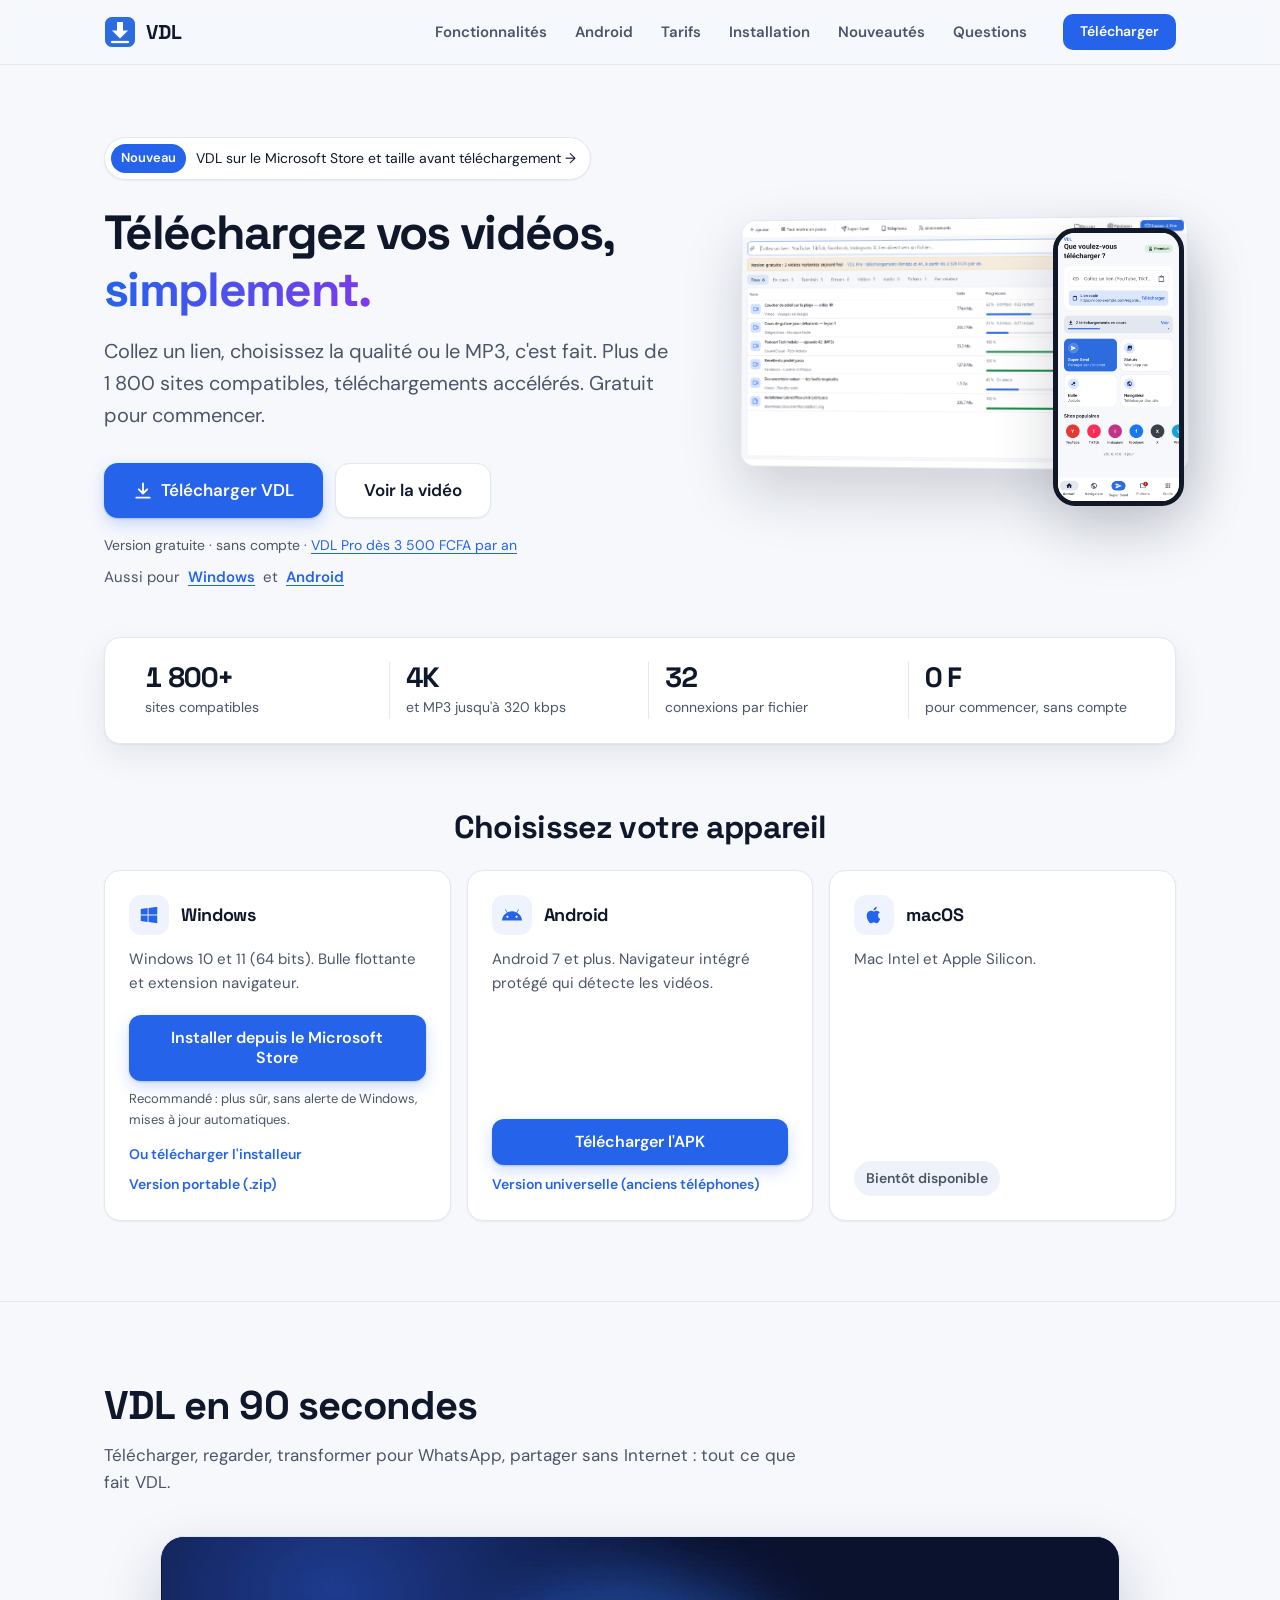
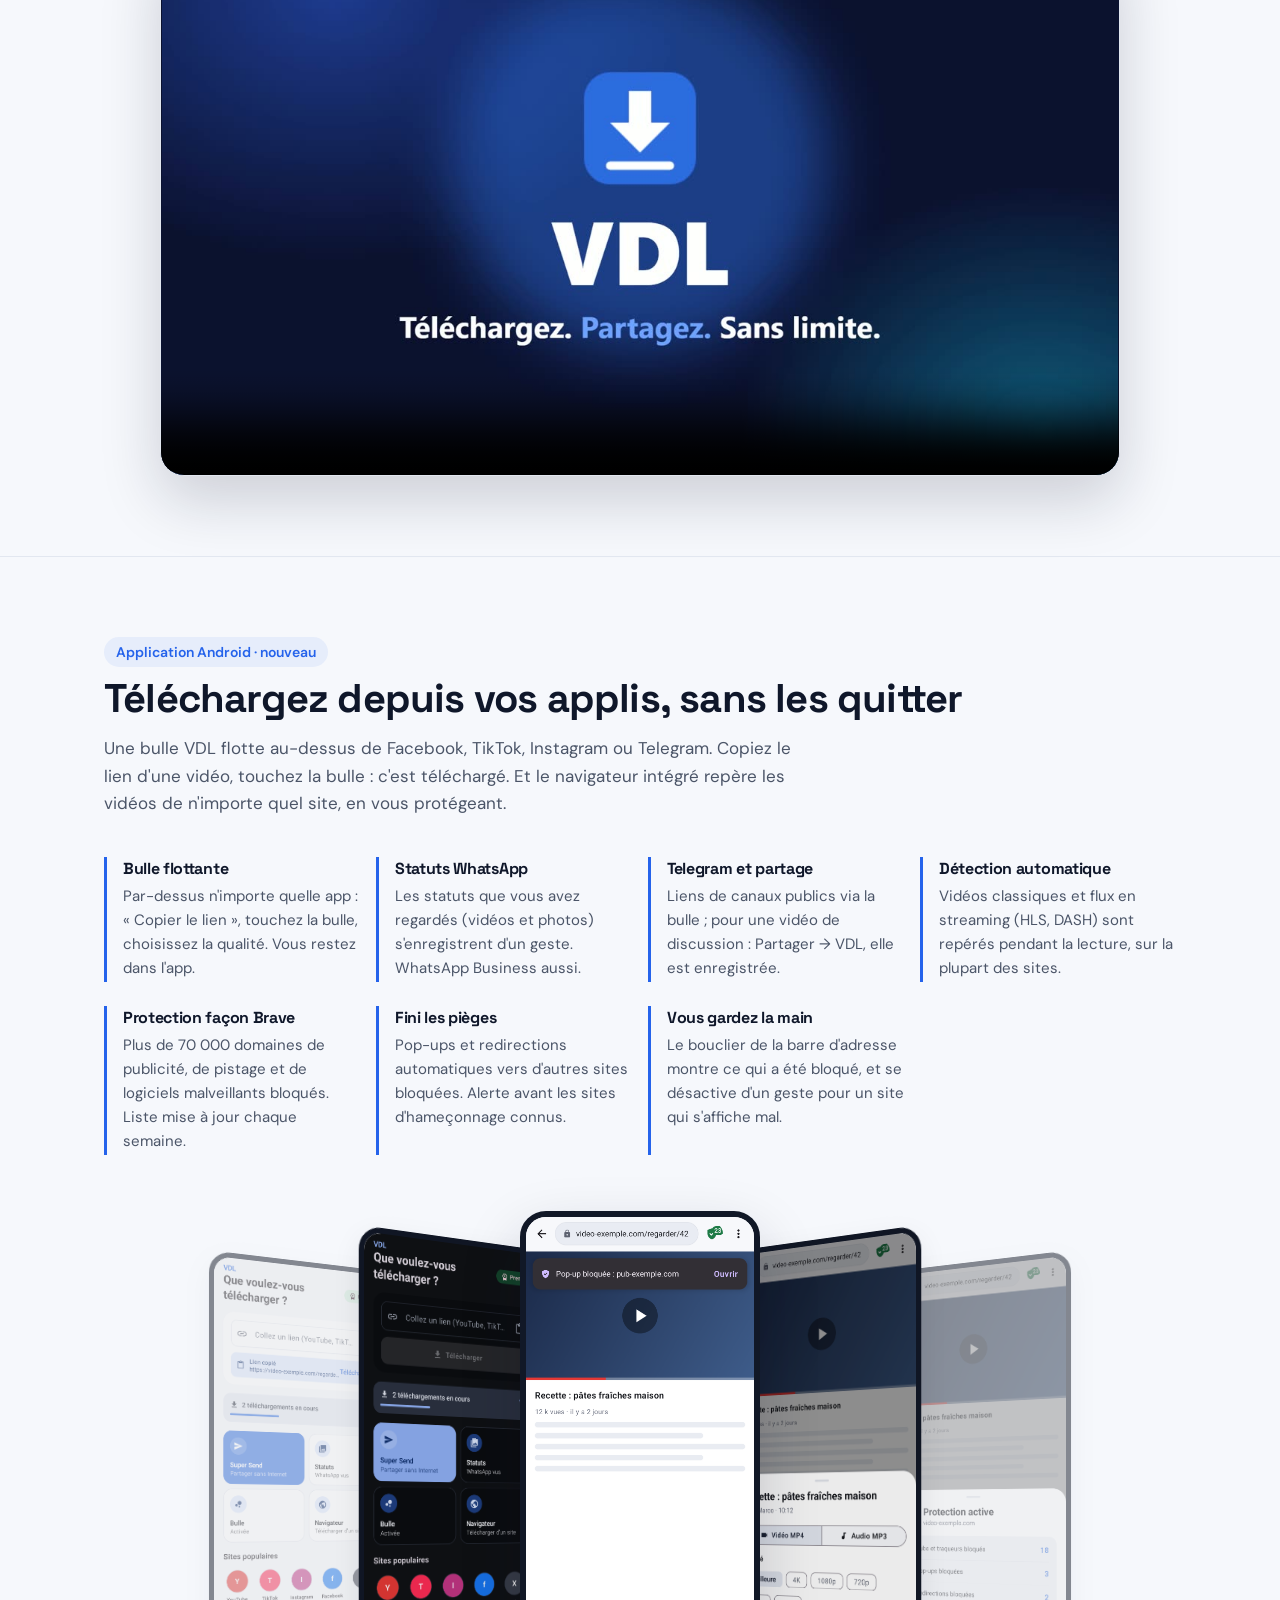
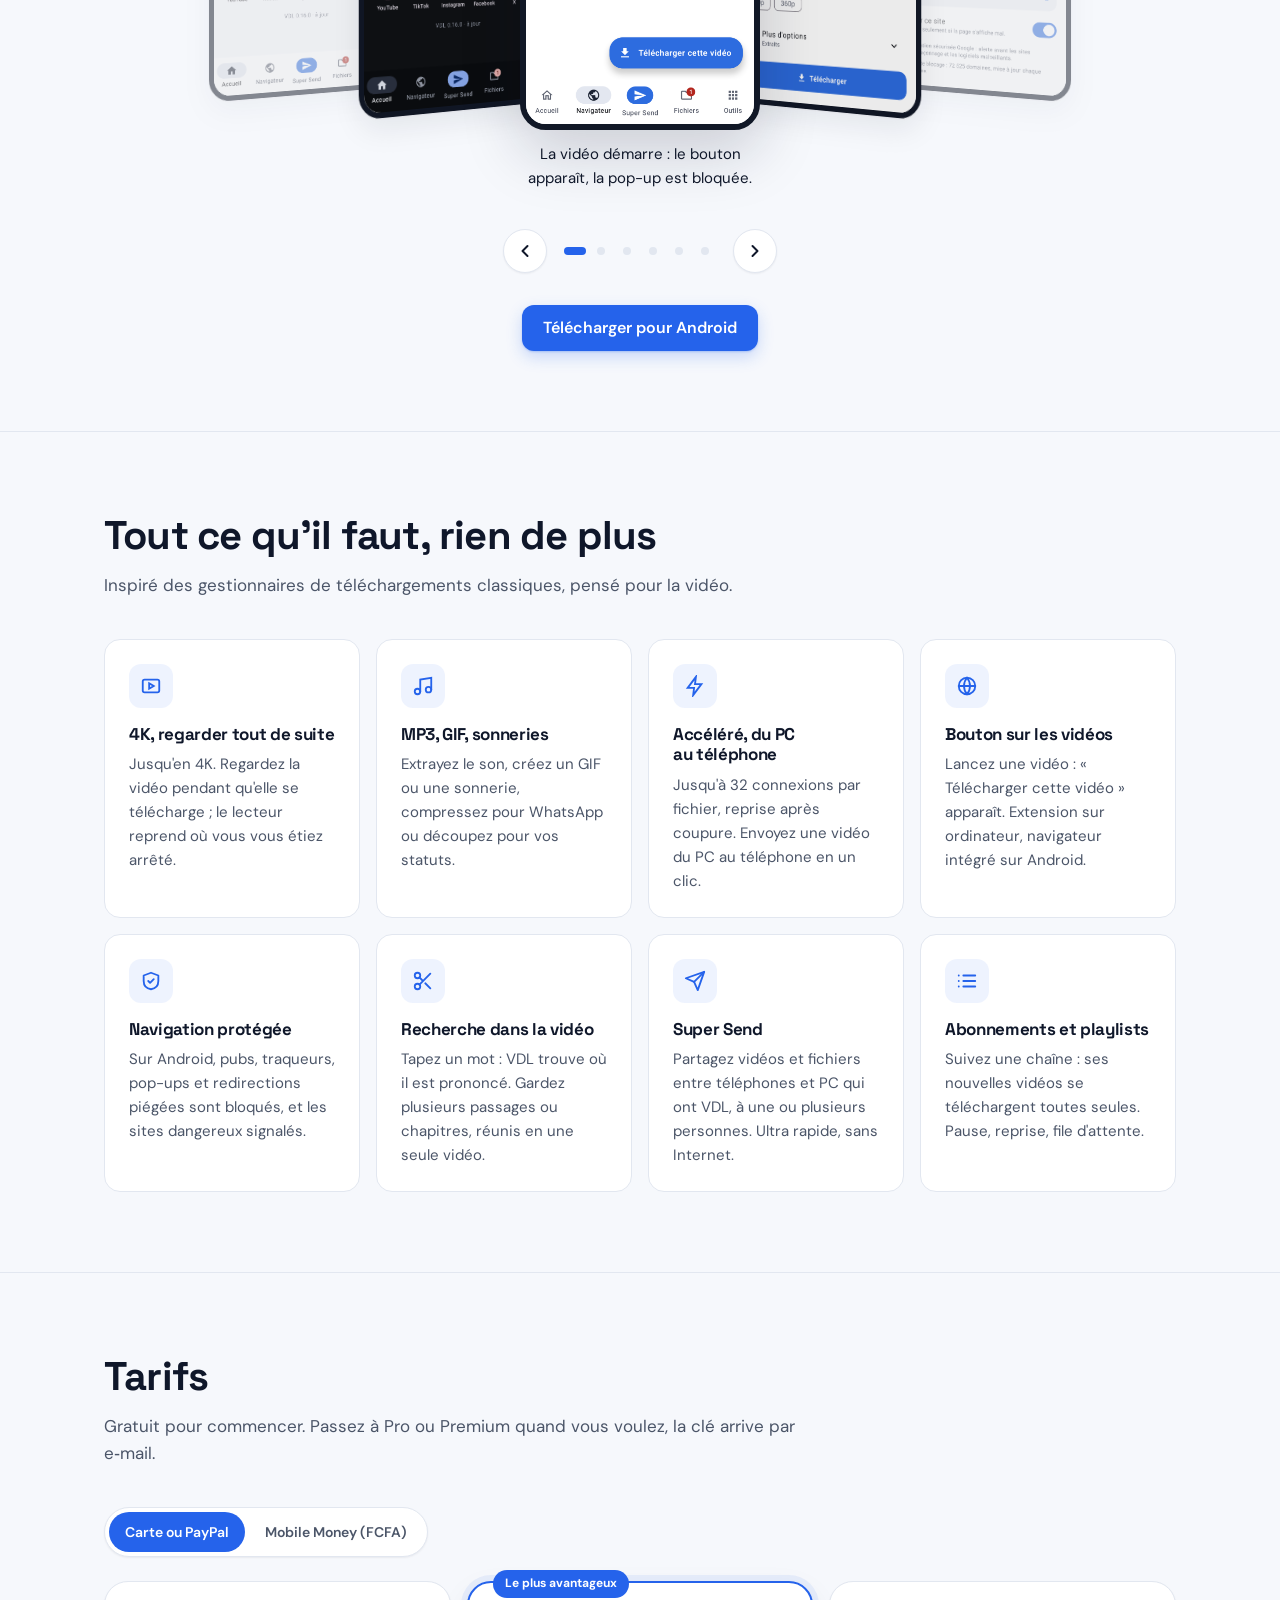
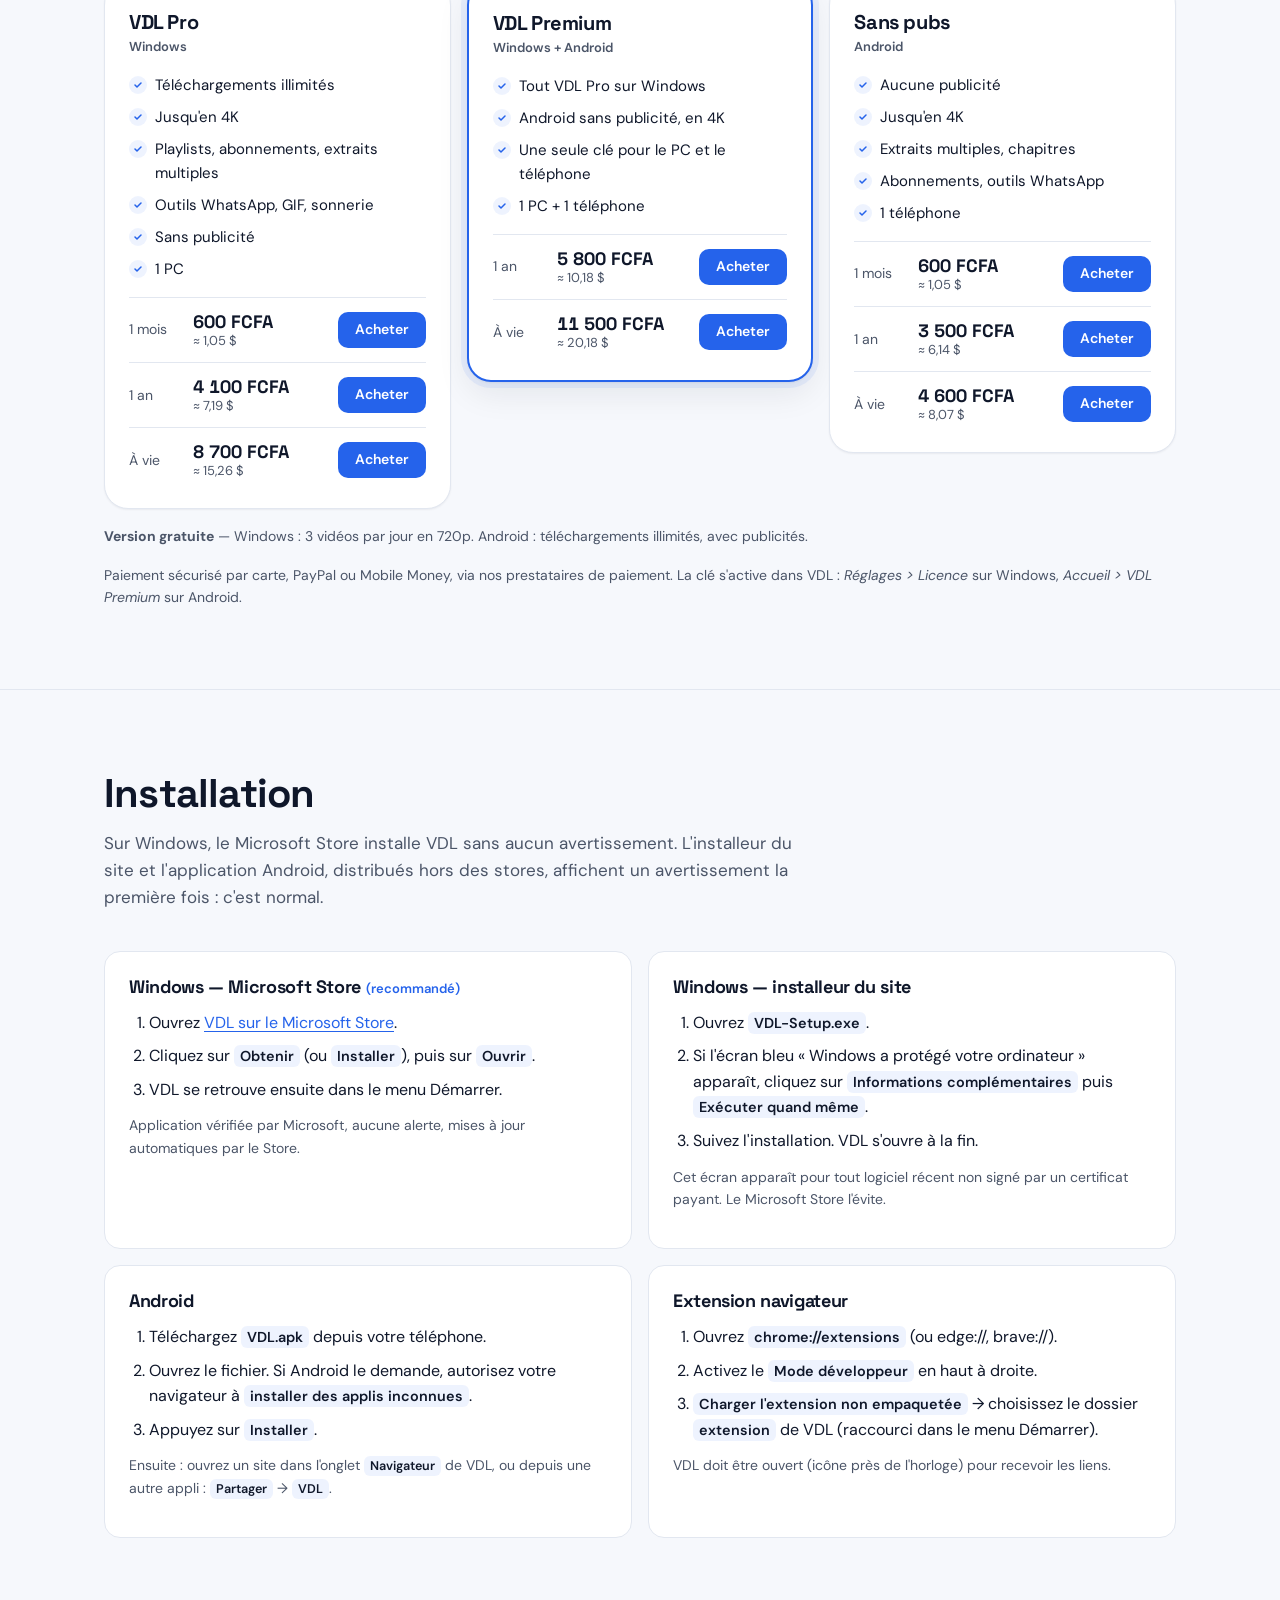
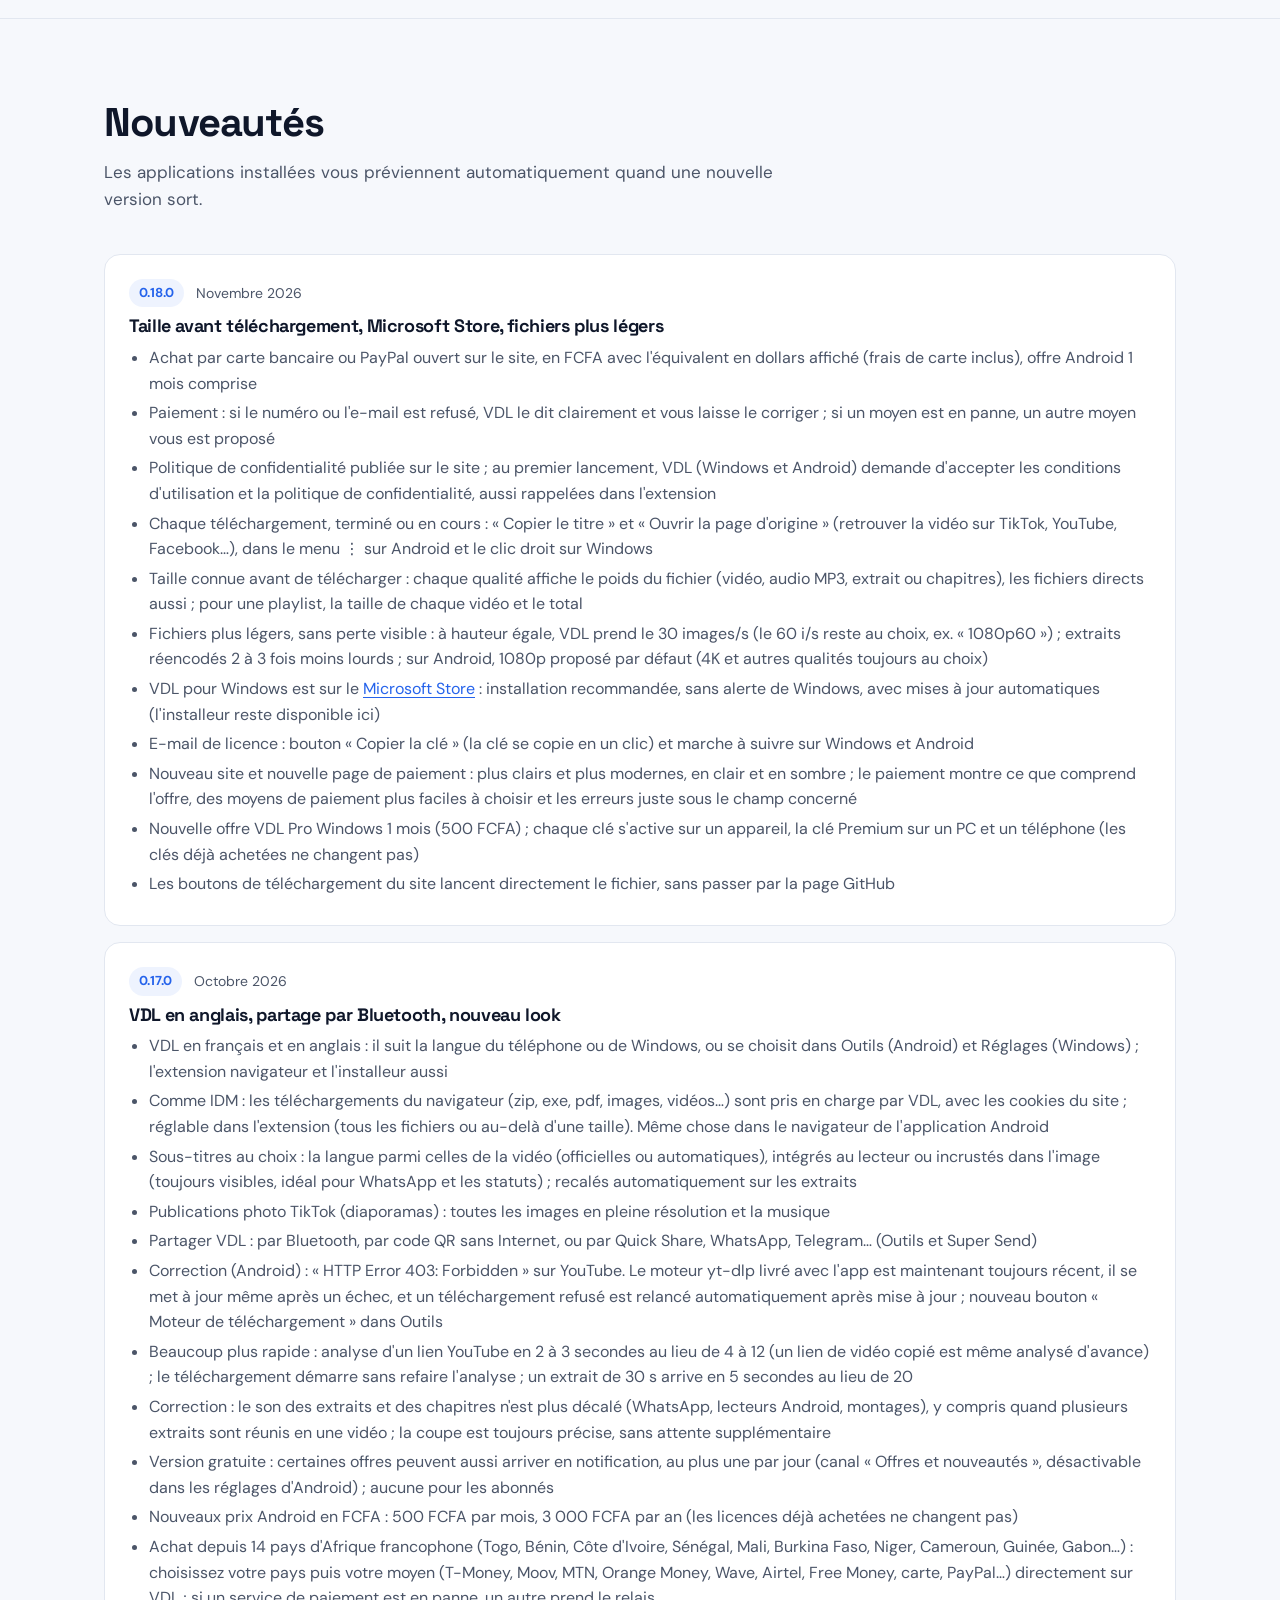
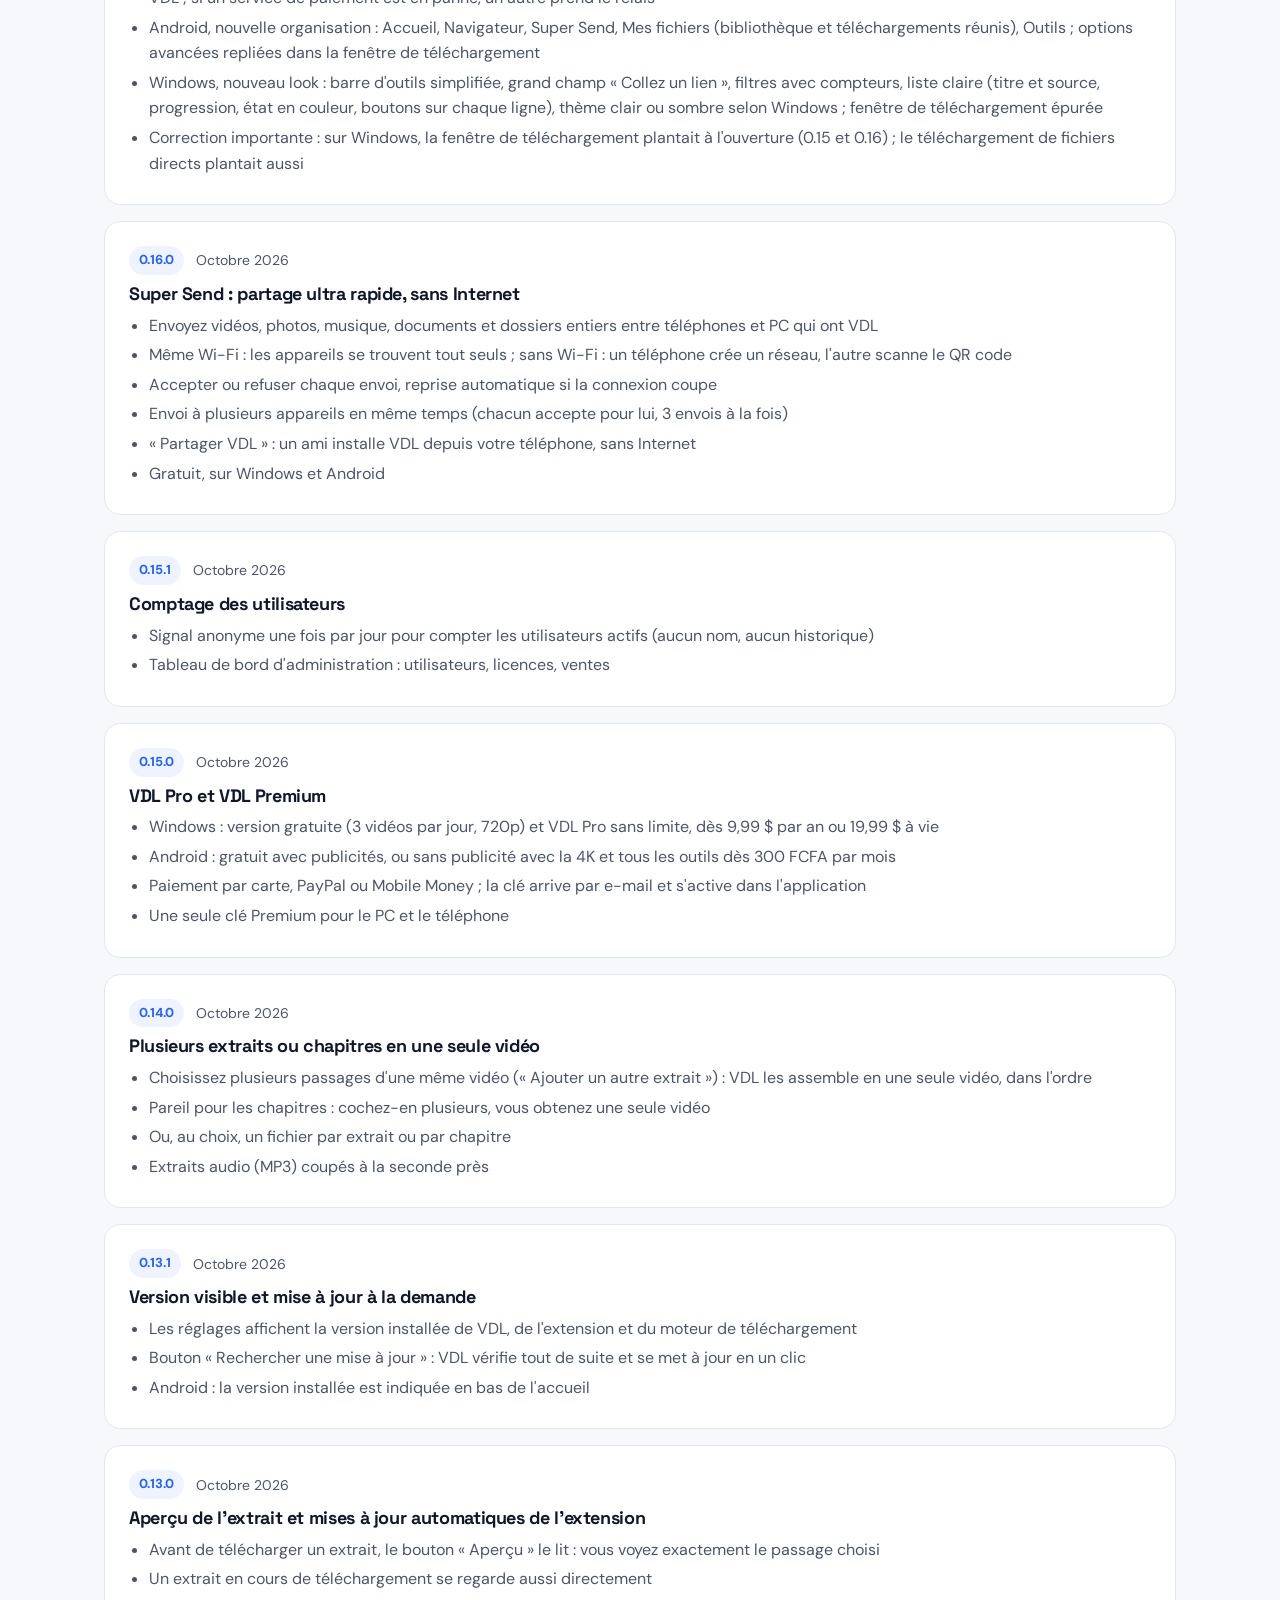
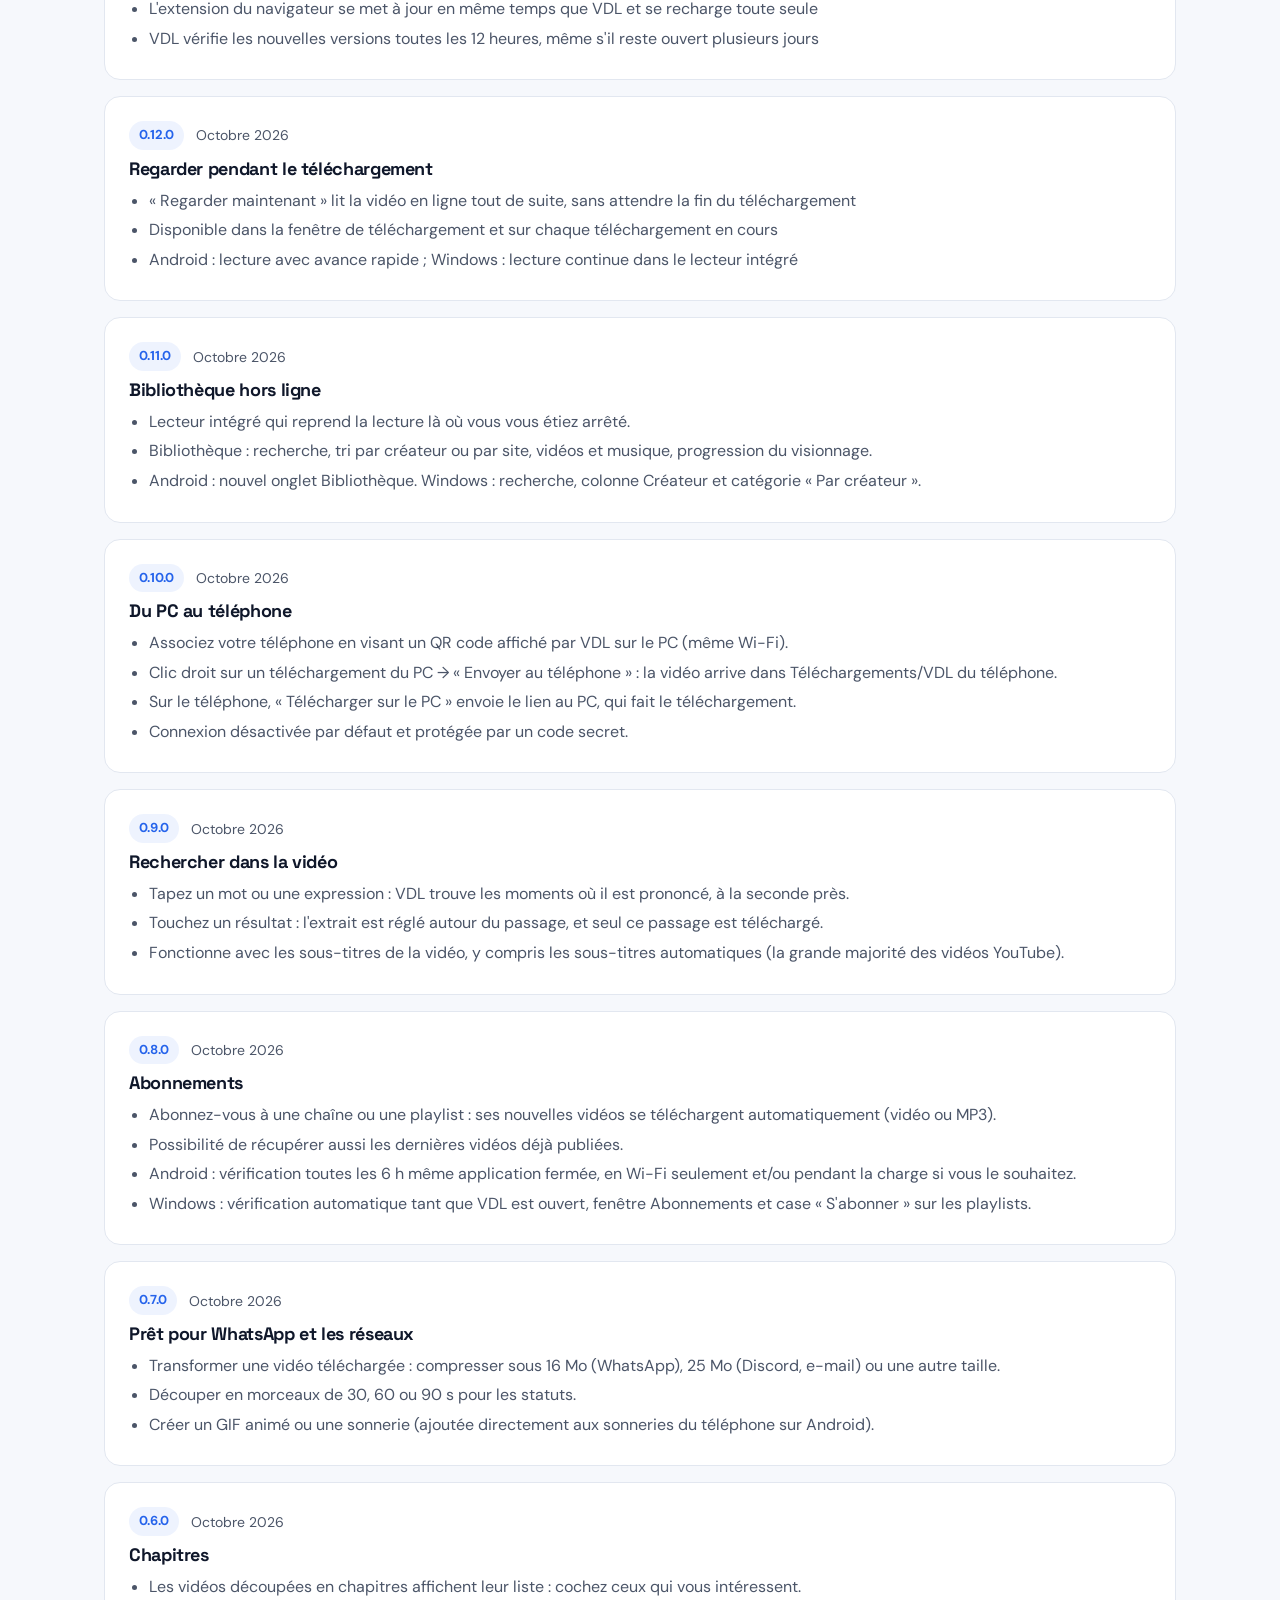
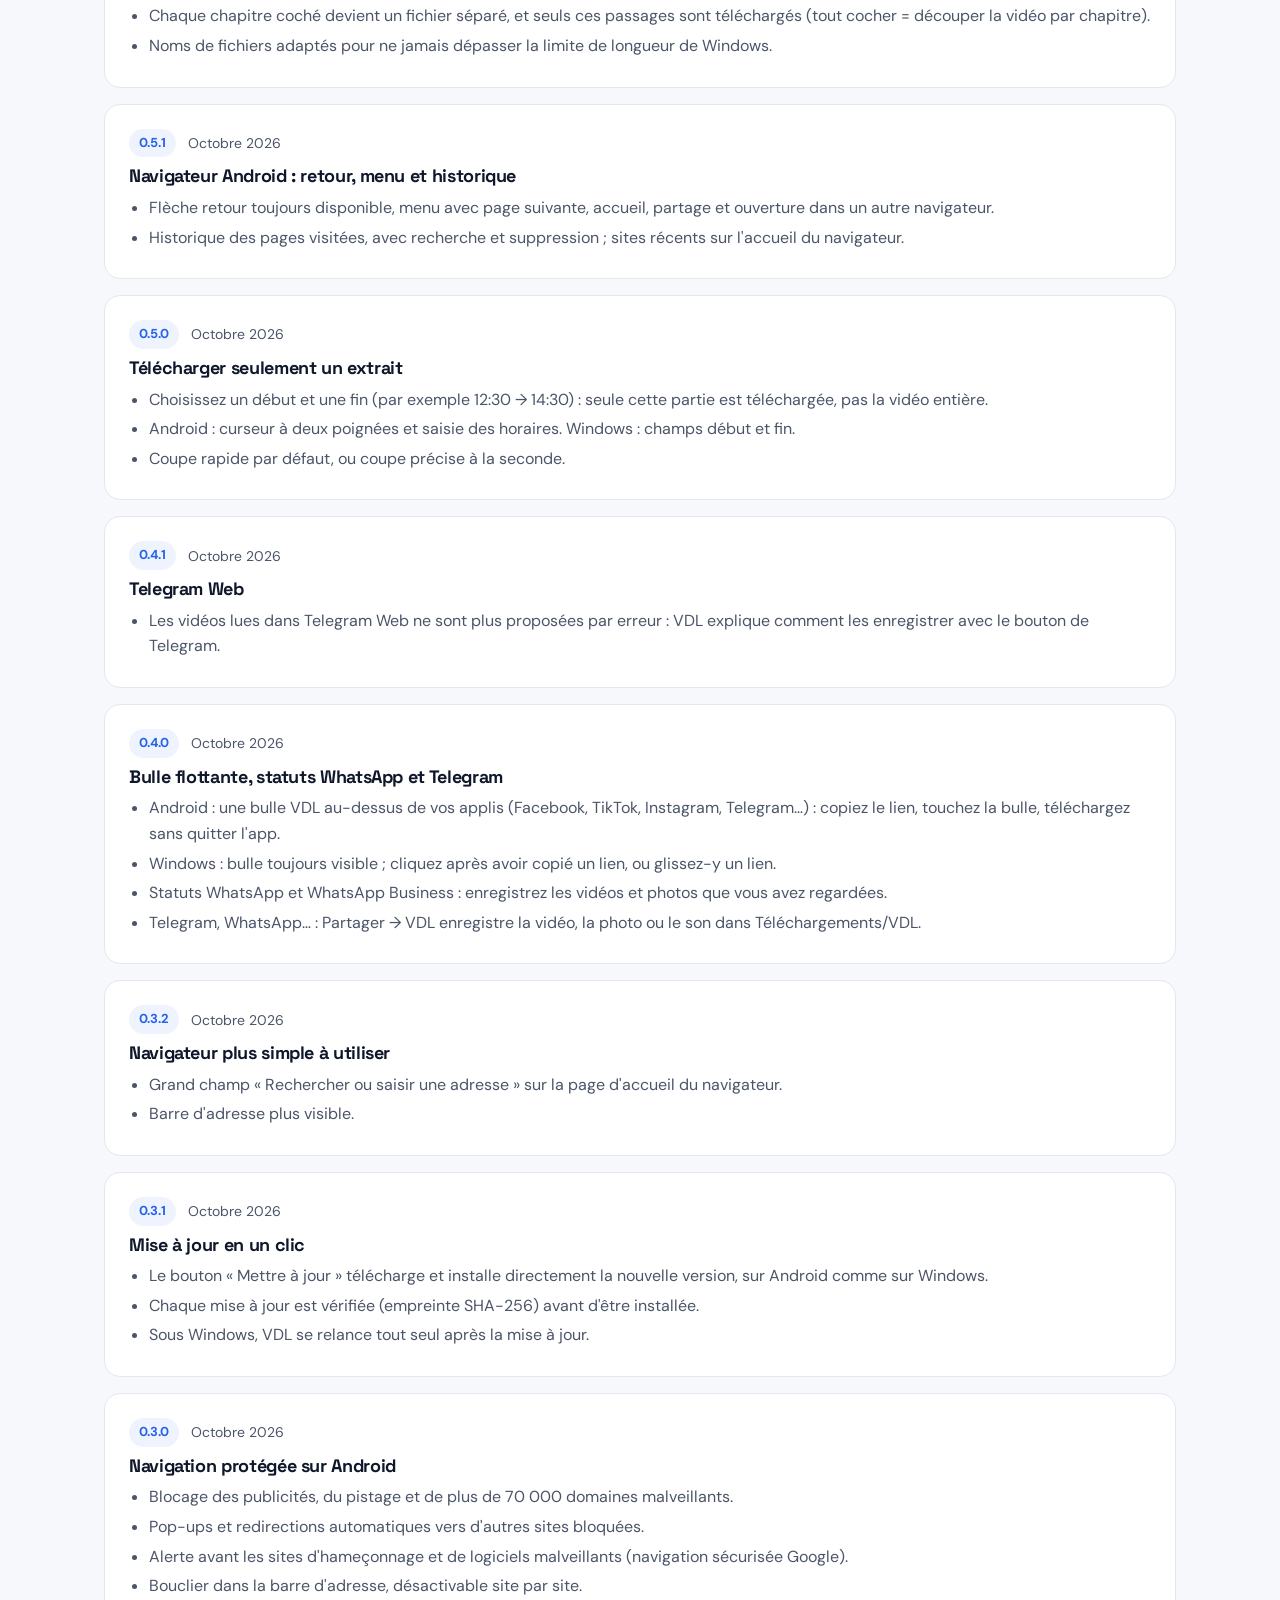
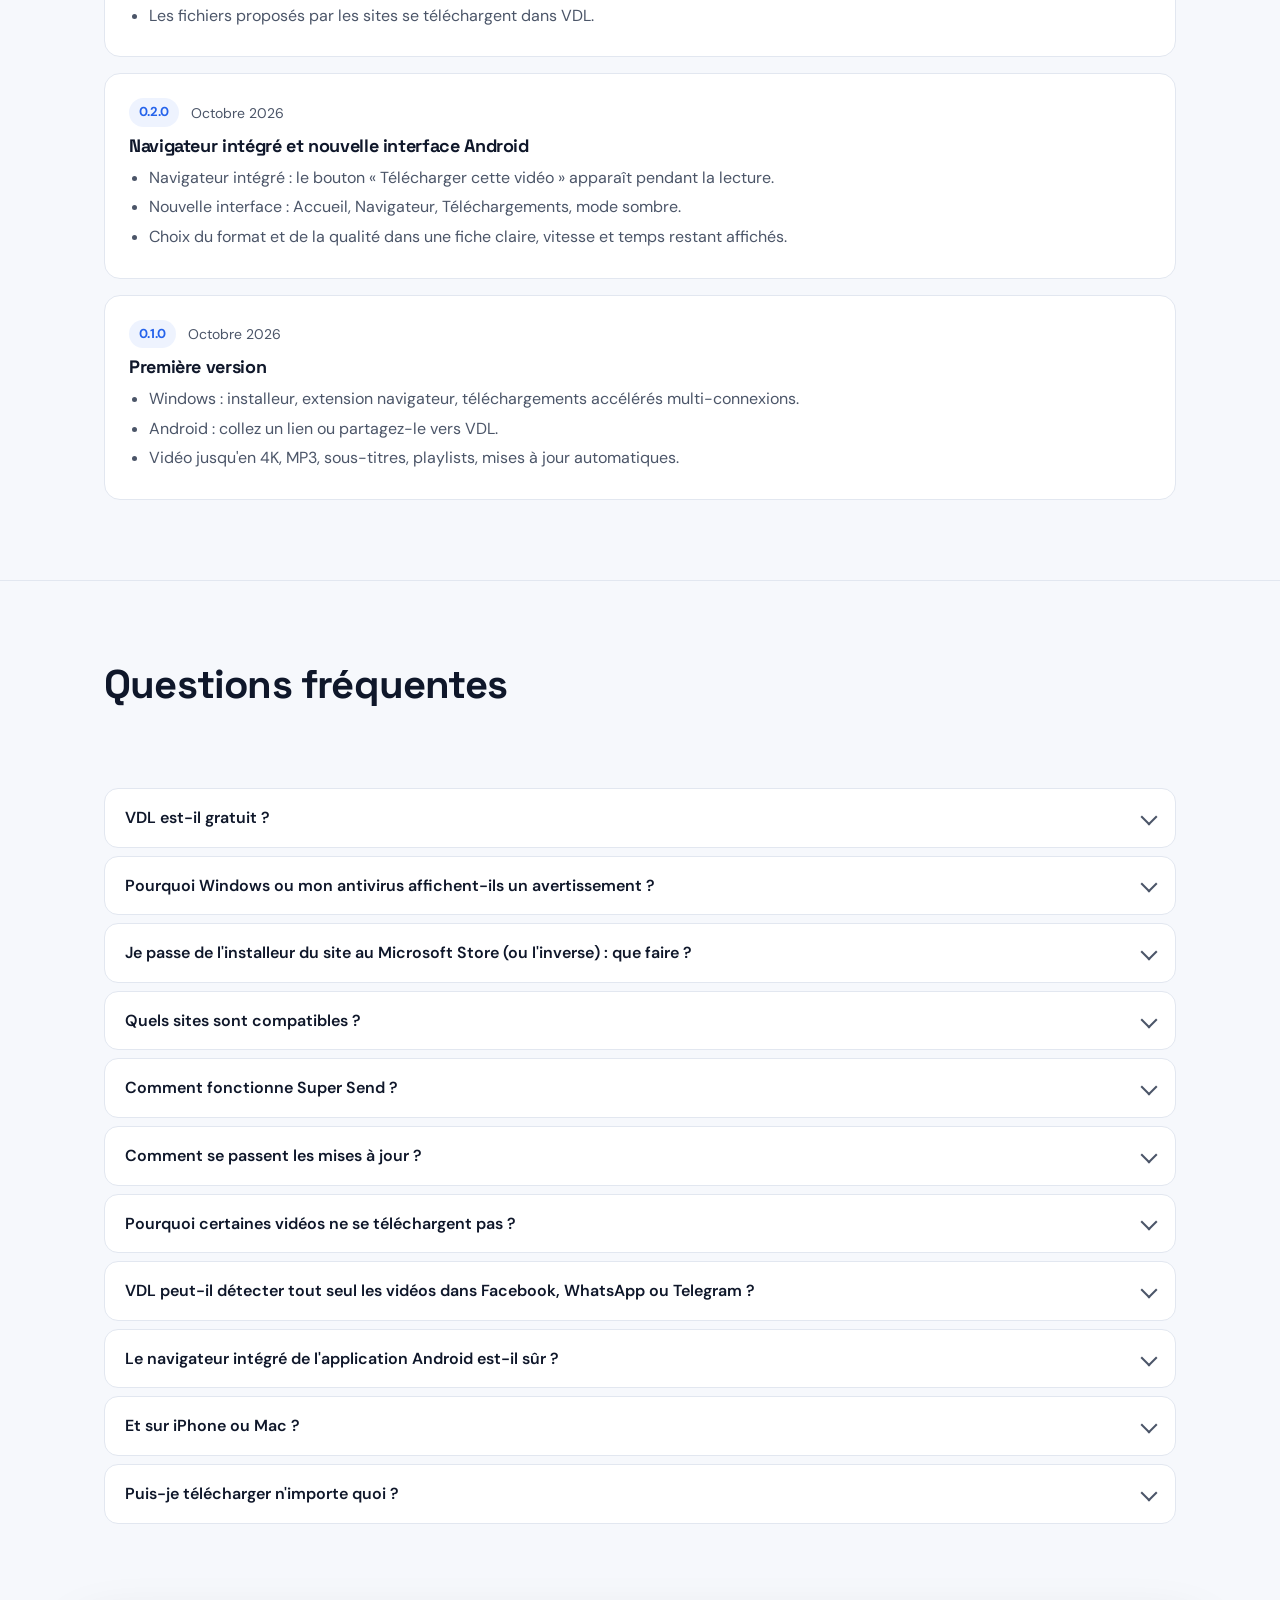
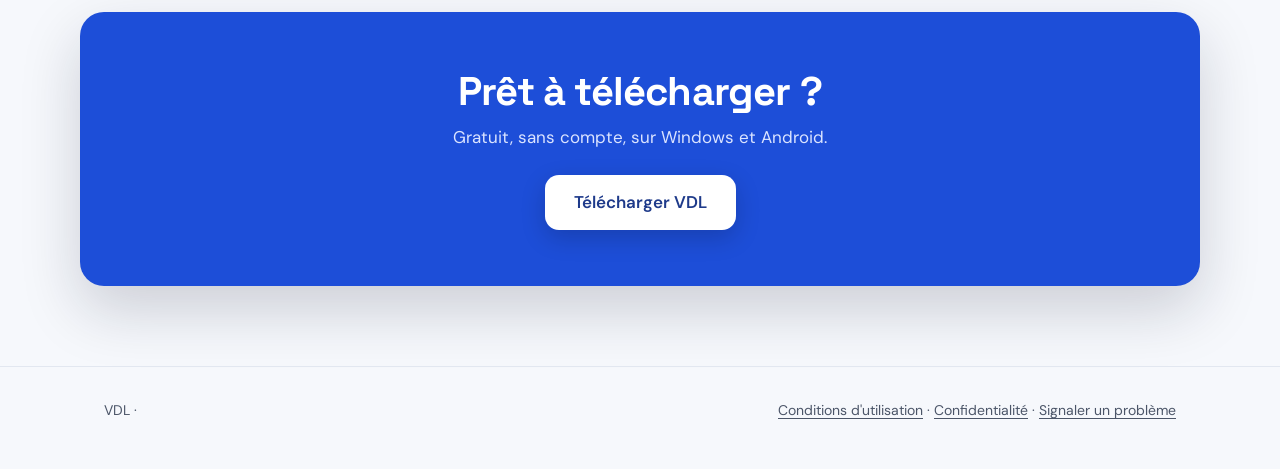
<file: index.html>
<!doctype html>
<html lang="fr">
<head>
  <meta charset="utf-8">
  <meta name="viewport" content="width=device-width, initial-scale=1">
  <title>VDL — Gestionnaire de téléchargements</title>
  <meta name="description" content="VDL télécharge vidéos, musiques et fichiers depuis plus de 1&nbsp;800 sites. Gratuit, pour Windows et Android.">
  <meta property="og:title" content="VDL — Gestionnaire de téléchargements">
  <meta property="og:description" content="Vidéos, musiques et fichiers : collez un lien, choisissez la qualité, c'est téléchargé.">
  <meta property="og:image" content="https://vdl.jakdev.space/assets/icon.png">
  <meta property="og:url" content="https://vdl.jakdev.space/">
  <link rel="canonical" href="https://vdl.jakdev.space/">
  <link rel="icon" href="assets/icon.png">
  <link rel="preconnect" href="https://fonts.googleapis.com">
  <link rel="preconnect" href="https://fonts.gstatic.com" crossorigin>
  <link rel="stylesheet" href="https://fonts.googleapis.com/css2?family=DM+Sans:opsz,wght@9..40,400;9..40,600&family=Space+Grotesk:wght@600;700&display=swap">
  <link rel="stylesheet" href="style.css">
</head>
<body>
  <a class="skip" href="#contenu">Aller au contenu</a>
  <header class="site-header">
    <div class="wrap">
      <a class="brand" href="#"><img src="assets/icon.png" alt="" width="32" height="32">VDL</a>
      <nav aria-label="Sections">
        <a href="#fonctionnalites">Fonctionnalités</a>
        <a href="#android">Android</a>
        <a href="#tarifs">Tarifs</a>
        <a href="#installation">Installation</a>
        <a href="#nouveautes">Nouveautés</a>
        <a href="#faq">Questions</a>
      </nav>
      <a class="btn btn-sm header-cta" href="#telecharger">Télécharger</a>
    </div>
  </header>

  <main id="contenu">
    <div class="hero-bg">
      <div class="wrap hero">
        <div class="hero-text">
          <a class="new-badge" href="#nouveautes"><span>Nouveau</span> VDL sur le Microsoft Store et taille avant téléchargement →</a>
          <h1>Téléchargez vos vidéos, <br><span class="grad">simplement.</span></h1>
          <p class="lead">Collez un lien, choisissez la qualité ou le MP3, c'est fait.
            Plus de 1&nbsp;800 sites compatibles, téléchargements accélérés. Gratuit pour commencer.</p>
          <div class="hero-actions">
            <a id="main-dl" class="btn btn-lg" href="#telecharger">
              <svg viewBox="0 0 24 24" fill="none" stroke="currentColor" stroke-width="2.2" stroke-linecap="round" stroke-linejoin="round" aria-hidden="true"><path d="M12 3v12m0 0-5-5m5 5 5-5M4 20h16"/></svg>
              <span id="main-label">Télécharger VDL</span>
            </a>
            <a class="btn btn-ghost btn-lg" href="#video">Voir la vidéo</a>
          </div>
          <div class="meta" id="main-meta">Version gratuite · sans compte · <a href="#tarifs">VDL Pro dès 3&nbsp;500 FCFA par an</a></div>
          <div class="others" id="others"></div>
        </div>
        <div class="hero-visual" aria-hidden="true">
          <img class="shot-desktop" src="assets/screens/windows.png" alt="" width="1366" height="768" fetchpriority="high">
          <img class="shot-phone" src="assets/screens/accueil.png" alt="" width="450" height="1000">
        </div>
      </div>
      <div class="wrap">
        <ul class="stats" aria-label="VDL en chiffres">
          <li><b>1&nbsp;800+</b><span>sites compatibles</span></li>
          <li><b>4K</b><span>et MP3 jusqu'à 320 kbps</span></li>
          <li><b>32</b><span>connexions par fichier</span></li>
          <li><b>0 F</b><span>pour commencer, sans compte</span></li>
        </ul>
      </div>
    </div>

    <div class="wrap" id="telecharger">
      <h2 class="section-title">Choisissez votre appareil</h2>
      <div class="platforms">
        <div class="platform" data-os="windows">
          <div class="platform-head">
            <span class="os-ico"><svg viewBox="0 0 24 24" aria-hidden="true"><path fill="currentColor" d="M3 5.5 10.5 4.4v7.1H3zm8.5-1.2L21 3v8.5h-9.5zM3 12.5h7.5v7.1L3 18.5zm8.5 0H21V21l-9.5-1.3z"/></svg></span>
            <h3>Windows</h3>
          </div>
          <p>Windows 10 et 11 (64 bits). Bulle flottante et extension navigateur.</p>
          <a class="btn btn-block" data-store href="https://apps.microsoft.com/detail/9P6W371TDKML" target="_blank" rel="noopener">
            Installer depuis le Microsoft Store
          </a>
          <span class="store-why">Recommandé : plus sûr, sans alerte de Windows, mises à jour automatiques.</span>
          <a class="link" data-asset="setup" href="#">Ou télécharger l'installeur</a>
          <a class="link" data-asset="portable" href="#">Version portable (.zip)</a>
        </div>
        <div class="platform" data-os="android">
          <div class="platform-head">
            <span class="os-ico"><svg viewBox="0 0 24 24" aria-hidden="true"><path fill="currentColor" d="M17.6 9.48 19.44 6.3a.38.38 0 0 0-.66-.38l-1.86 3.22a11.4 11.4 0 0 0-9.84 0L5.22 5.92a.38.38 0 0 0-.66.38L6.4 9.48A10.8 10.8 0 0 0 1 18h22a10.8 10.8 0 0 0-5.4-8.52M7 15.25a1.25 1.25 0 1 1 0-2.5 1.25 1.25 0 0 1 0 2.5m10 0a1.25 1.25 0 1 1 0-2.5 1.25 1.25 0 0 1 0 2.5"/></svg></span>
            <h3>Android</h3>
          </div>
          <p>Android 7 et plus. Navigateur intégré protégé qui détecte les vidéos.</p>
          <a class="btn btn-block" data-asset="apk" href="#">Télécharger l'APK</a>
          <a class="link" data-asset="apk_universal" href="#">Version universelle (anciens téléphones)</a>
        </div>
        <div class="platform" data-os="mac">
          <div class="platform-head">
            <span class="os-ico"><svg viewBox="0 0 24 24" aria-hidden="true"><path fill="currentColor" d="M16.37 12.6c-.02-2.3 1.88-3.4 1.96-3.46a4.2 4.2 0 0 0-3.3-1.8c-1.4-.14-2.75.83-3.46.83-.72 0-1.82-.81-3-.79a4.4 4.4 0 0 0-3.72 2.27c-1.6 2.77-.41 6.86 1.14 9.1.76 1.1 1.66 2.33 2.84 2.29 1.14-.05 1.57-.74 2.95-.74 1.37 0 1.76.74 2.96.71 1.23-.02 2-1.11 2.75-2.22a9.7 9.7 0 0 0 1.25-2.57 3.97 3.97 0 0 1-2.37-3.62M14.1 5.85A3.9 3.9 0 0 0 15 3a4 4 0 0 0-2.6 1.34 3.7 3.7 0 0 0-.93 2.73 3.3 3.3 0 0 0 2.63-1.22"/></svg></span>
            <h3>macOS</h3>
          </div>
          <p>Mac Intel et Apple Silicon.</p>
          <span class="soon">Bientôt disponible</span>
        </div>
      </div>
    </div>

    <section id="video">
      <div class="wrap">
        <h2>VDL en 90 secondes</h2>
        <p class="sub">Télécharger, regarder, transformer pour WhatsApp, partager sans Internet : tout ce que fait VDL.</p>
        <div class="video-frame">
          <video controls preload="none" playsinline poster="assets/video/poster.jpg" width="1920" height="1080">
            <source src="assets/video/vdl-presentation.mp4" type="video/mp4">
          </video>
        </div>
      </div>
    </section>

    <section id="android">
      <div class="wrap">
        <span class="kicker">Application Android · nouveau</span>
        <h2>Téléchargez depuis vos applis, sans les quitter</h2>
        <p class="sub">Une bulle VDL flotte au-dessus de Facebook, TikTok, Instagram ou Telegram. Copiez le lien d'une vidéo,
          touchez la bulle : c'est téléchargé. Et le navigateur intégré repère les vidéos de n'importe quel site, en vous protégeant.</p>

        <div class="android-points">
          <div class="point">
            <h3>Bulle flottante</h3>
            <p>Par-dessus n'importe quelle app : « Copier le lien », touchez la bulle, choisissez la qualité. Vous restez dans l'app.</p>
          </div>
          <div class="point">
            <h3>Statuts WhatsApp</h3>
            <p>Les statuts que vous avez regardés (vidéos et photos) s'enregistrent d'un geste. WhatsApp Business aussi.</p>
          </div>
          <div class="point">
            <h3>Telegram et partage</h3>
            <p>Liens de canaux publics via la bulle ; pour une vidéo de discussion : Partager → VDL, elle est enregistrée.</p>
          </div>
          <div class="point">
            <h3>Détection automatique</h3>
            <p>Vidéos classiques et flux en streaming (HLS, DASH) sont repérés pendant la lecture, sur la plupart des sites.</p>
          </div>
          <div class="point">
            <h3>Protection façon Brave</h3>
            <p>Plus de 70&nbsp;000 domaines de publicité, de pistage et de logiciels malveillants bloqués. Liste mise à jour chaque semaine.</p>
          </div>
          <div class="point">
            <h3>Fini les pièges</h3>
            <p>Pop-ups et redirections automatiques vers d'autres sites bloquées. Alerte avant les sites d'hameçonnage connus.</p>
          </div>
          <div class="point">
            <h3>Vous gardez la main</h3>
            <p>Le bouclier de la barre d'adresse montre ce qui a été bloqué, et se désactive d'un geste pour un site qui s'affiche mal.</p>
          </div>
        </div>

        <div class="carousel" id="phones-carousel" role="region" aria-roledescription="carrousel" aria-label="Captures de l'application Android">
        <div class="phones" aria-live="polite">
          <figure class="phone">
            <img src="assets/screens/navigateur.png" alt="Navigateur de VDL : vidéo en cours, bouton Télécharger cette vidéo et pop-up bloquée" loading="lazy" width="450" height="1000">
            <figcaption>La vidéo démarre : le bouton apparaît, la pop-up est bloquée.</figcaption>
          </figure>
          <figure class="phone">
            <img src="assets/screens/qualite.png" alt="Choix du format MP4 ou MP3 et de la qualité jusqu'en 4K" loading="lazy" width="450" height="1000">
            <figcaption>Vidéo ou MP3, qualité jusqu'en 4K.</figcaption>
          </figure>
          <figure class="phone">
            <img src="assets/screens/protection.png" alt="Bouclier : pubs, pop-ups et redirections bloquées sur la page" loading="lazy" width="450" height="1000">
            <figcaption>Le bouclier : tout ce qui a été bloqué sur la page.</figcaption>
          </figure>
          <figure class="phone">
            <img src="assets/screens/telechargements.png" alt="Liste des téléchargements avec progression, vitesse et temps restant" loading="lazy" width="450" height="1000">
            <figcaption>Vos téléchargements, même écran éteint.</figcaption>
          </figure>
          <figure class="phone">
            <img src="assets/screens/accueil.png" alt="Accueil de VDL : coller un lien, lien copié détecté, sites populaires" loading="lazy" width="450" height="1000">
            <figcaption>Ou collez simplement un lien.</figcaption>
          </figure>
          <figure class="phone">
            <img src="assets/screens/accueil-sombre.png" alt="Accueil de VDL en thème sombre" loading="lazy" width="450" height="1000">
            <figcaption>En clair ou en sombre, comme votre téléphone.</figcaption>
          </figure>
        </div>
        <div class="carousel-controls" hidden>
          <button type="button" class="car-btn" data-dir="-1" aria-label="Capture précédente">
            <svg viewBox="0 0 24 24" fill="none" stroke="currentColor" stroke-width="2.4" stroke-linecap="round" stroke-linejoin="round" aria-hidden="true"><path d="m15 18-6-6 6-6"/></svg>
          </button>
          <div class="car-dots" role="group" aria-label="Choisir une capture"></div>
          <button type="button" class="car-btn" data-dir="1" aria-label="Capture suivante">
            <svg viewBox="0 0 24 24" fill="none" stroke="currentColor" stroke-width="2.4" stroke-linecap="round" stroke-linejoin="round" aria-hidden="true"><path d="m9 18 6-6-6-6"/></svg>
          </button>
        </div>
        </div>
        <p class="center"><a class="btn" data-asset="apk" href="#">Télécharger pour Android</a></p>
      </div>
    </section>

    <section id="fonctionnalites">
      <div class="wrap">
        <h2>Tout ce qu'il faut, rien de plus</h2>
        <p class="sub">Inspiré des gestionnaires de téléchargements classiques, pensé pour la vidéo.</p>
        <div class="features">
          <div class="feature">
            <div class="ico"><svg viewBox="0 0 24 24" fill="none" stroke="currentColor" stroke-width="2" stroke-linecap="round"><rect x="3" y="5" width="18" height="14" rx="2"/><path d="m10 9 5 3-5 3z"/></svg></div>
            <h3>4K, regarder tout de suite</h3>
            <p>Jusqu'en 4K. Regardez la vidéo pendant qu'elle se télécharge ; le lecteur reprend où vous vous étiez arrêté.</p>
          </div>
          <div class="feature">
            <div class="ico"><svg viewBox="0 0 24 24" fill="none" stroke="currentColor" stroke-width="2" stroke-linecap="round"><path d="M9 18V5l12-2v13"/><circle cx="6" cy="18" r="3"/><circle cx="18" cy="16" r="3"/></svg></div>
            <h3>MP3, GIF, sonneries</h3>
            <p>Extrayez le son, créez un GIF ou une sonnerie, compressez pour WhatsApp ou découpez pour vos statuts.</p>
          </div>
          <div class="feature">
            <div class="ico"><svg viewBox="0 0 24 24" fill="none" stroke="currentColor" stroke-width="2" stroke-linecap="round"><path d="M13 2 4 14h7l-1 8 9-12h-7z"/></svg></div>
            <h3>Accéléré, du PC au téléphone</h3>
            <p>Jusqu'à 32 connexions par fichier, reprise après coupure. Envoyez une vidéo du PC au téléphone en un clic.</p>
          </div>
          <div class="feature">
            <div class="ico"><svg viewBox="0 0 24 24" fill="none" stroke="currentColor" stroke-width="2" stroke-linecap="round"><circle cx="12" cy="12" r="9"/><path d="M3 12h18M12 3a14 14 0 0 1 0 18M12 3a14 14 0 0 0 0 18"/></svg></div>
            <h3>Bouton sur les vidéos</h3>
            <p>Lancez une vidéo : « Télécharger cette vidéo » apparaît. Extension sur ordinateur, navigateur intégré sur Android.</p>
          </div>
          <div class="feature">
            <div class="ico"><svg viewBox="0 0 24 24" fill="none" stroke="currentColor" stroke-width="2" stroke-linecap="round" stroke-linejoin="round"><path d="M12 3 4 6v6c0 5 3.4 8.3 8 9 4.6-.7 8-4 8-9V6z"/><path d="m9 12 2 2 4-4"/></svg></div>
            <h3>Navigation protégée</h3>
            <p>Sur Android, pubs, traqueurs, pop-ups et redirections piégées sont bloqués, et les sites dangereux signalés.</p>
          </div>
          <div class="feature">
            <div class="ico"><svg viewBox="0 0 24 24" fill="none" stroke="currentColor" stroke-width="2" stroke-linecap="round"><circle cx="6" cy="6" r="3"/><circle cx="6" cy="18" r="3"/><path d="M20 4 8.12 15.88M14.47 14.48 20 20M8.12 8.12 12 12"/></svg></div>
            <h3>Recherche dans la vidéo</h3>
            <p>Tapez un mot : VDL trouve où il est prononcé. Gardez plusieurs passages ou chapitres, réunis en une seule vidéo.</p>
          </div>
          <div class="feature">
            <div class="ico"><svg viewBox="0 0 24 24" fill="none" stroke="currentColor" stroke-width="2" stroke-linecap="round" stroke-linejoin="round"><path d="m22 2-7 20-4-9-9-4z"/><path d="M22 2 11 13"/></svg></div>
            <h3>Super Send</h3>
            <p>Partagez vidéos et fichiers entre téléphones et PC qui ont VDL, à une ou plusieurs personnes. Ultra rapide, sans Internet.</p>
          </div>
          <div class="feature">
            <div class="ico"><svg viewBox="0 0 24 24" fill="none" stroke="currentColor" stroke-width="2" stroke-linecap="round"><path d="M8 6h13M8 12h13M8 18h13M3 6h.01M3 12h.01M3 18h.01"/></svg></div>
            <h3>Abonnements et playlists</h3>
            <p>Suivez une chaîne : ses nouvelles vidéos se téléchargent toutes seules. Pause, reprise, file d'attente.</p>
          </div>
        </div>
      </div>
    </section>

    <section id="tarifs">
      <div class="wrap">
        <h2>Tarifs</h2>
        <p class="sub">Gratuit pour commencer. Passez à Pro ou Premium quand vous voulez, la clé arrive par e&#8209;mail.</p>
        <div class="pay-toggle" role="tablist">
          <button class="on" data-pay="card" role="tab">Carte ou PayPal</button>
          <button data-pay="mm" role="tab">Mobile Money (FCFA)</button>
        </div>
        <div class="plans">
          <div class="plan">
            <h3>VDL Pro <small>Windows</small></h3>
            <ul><li>Téléchargements illimités</li><li>Jusqu'en 4K</li><li>Playlists, abonnements, extraits multiples</li><li>Outils WhatsApp, GIF, sonnerie</li><li>Sans publicité</li><li>1 PC</li></ul>
            <div class="price-row" data-plan="windows_1m" data-card="600 FCFA" data-usd="≈ 1,05 $" data-xof="500 FCFA">
              <span class="dur">1 mois</span><span class="amount"></span>
              <a class="btn small buy" href="#">Acheter</a>
            </div>
            <div class="price-row" data-plan="windows_1y" data-card="4&nbsp;100 FCFA" data-usd="≈ 7,19 $" data-xof="3&nbsp;500 FCFA">
              <span class="dur">1 an</span><span class="amount"></span>
              <a class="btn small buy" href="#">Acheter</a>
            </div>
            <div class="price-row" data-plan="windows_life" data-card="8&nbsp;700 FCFA" data-usd="≈ 15,26 $" data-xof="7&nbsp;500 FCFA">
              <span class="dur">À vie</span><span class="amount"></span>
              <a class="btn small buy" href="#">Acheter</a>
            </div>
          </div>
          <div class="plan featured">
            <span class="tag-best">Le plus avantageux</span>
            <h3>VDL Premium <small>Windows + Android</small></h3>
            <ul><li>Tout VDL Pro sur Windows</li><li>Android sans publicité, en 4K</li><li>Une seule clé pour le PC et le téléphone</li><li>1 PC + 1 téléphone</li></ul>
            <div class="price-row" data-plan="premium_1y" data-card="5&nbsp;800 FCFA" data-usd="≈ 10,18 $" data-xof="5&nbsp;000 FCFA">
              <span class="dur">1 an</span><span class="amount"></span>
              <a class="btn small buy" href="#">Acheter</a>
            </div>
            <div class="price-row" data-plan="premium_life" data-card="11&nbsp;500 FCFA" data-usd="≈ 20,18 $" data-xof="10&nbsp;000 FCFA">
              <span class="dur">À vie</span><span class="amount"></span>
              <a class="btn small buy" href="#">Acheter</a>
            </div>
          </div>
          <div class="plan">
            <h3>Sans pubs <small>Android</small></h3>
            <ul><li>Aucune publicité</li><li>Jusqu'en 4K</li><li>Extraits multiples, chapitres</li><li>Abonnements, outils WhatsApp</li><li>1 téléphone</li></ul>
            <div class="price-row" data-plan="android_1m" data-card="600 FCFA" data-usd="≈ 1,05 $" data-xof="500 FCFA">
              <span class="dur">1 mois</span><span class="amount"></span>
              <a class="btn small buy" href="#">Acheter</a>
            </div>
            <div class="price-row" data-plan="android_1y" data-card="3&nbsp;500 FCFA" data-usd="≈ 6,14 $" data-xof="3&nbsp;000 FCFA">
              <span class="dur">1 an</span><span class="amount"></span>
              <a class="btn small buy" href="#">Acheter</a>
            </div>
            <div class="price-row" data-plan="android_life" data-card="4&nbsp;600 FCFA" data-usd="≈ 8,07 $" data-xof="4&nbsp;000 FCFA">
              <span class="dur">À vie</span><span class="amount"></span>
              <a class="btn small buy" href="#">Acheter</a>
            </div>
          </div>
        </div>
        <p class="free-note"><b>Version gratuite</b> — Windows : 3 vidéos par jour en 720p. Android : téléchargements illimités, avec publicités.</p>
        <p class="free-note">Paiement sécurisé par carte, PayPal ou Mobile Money, via nos prestataires de paiement. La clé s'active dans VDL : <i>Réglages &gt; Licence</i> sur Windows, <i>Accueil &gt; VDL Premium</i> sur Android.</p>
      </div>
    </section>

    <section id="installation">
      <div class="wrap">
        <h2>Installation</h2>
        <p class="sub">Sur Windows, le Microsoft Store installe VDL sans aucun avertissement. L'installeur du site et l'application Android, distribués hors des stores, affichent un avertissement la première fois : c'est normal.</p>
        <div class="guides">
          <div class="guide">
            <h3>Windows — Microsoft Store <small>(recommandé)</small></h3>
            <ol>
              <li>Ouvrez <a href="https://apps.microsoft.com/detail/9P6W371TDKML" target="_blank" rel="noopener">VDL sur le Microsoft Store</a>.</li>
              <li>Cliquez sur <span class="ui">Obtenir</span> (ou <span class="ui">Installer</span>), puis sur <span class="ui">Ouvrir</span>.</li>
              <li>VDL se retrouve ensuite dans le menu Démarrer.</li>
            </ol>
            <p class="note">Application vérifiée par Microsoft, aucune alerte, mises à jour automatiques par le Store.</p>
          </div>
          <div class="guide">
            <h3>Windows — installeur du site</h3>
            <ol>
              <li>Ouvrez <span class="ui">VDL-Setup.exe</span>.</li>
              <li>Si l'écran bleu « Windows a protégé votre ordinateur » apparaît, cliquez sur <span class="ui">Informations complémentaires</span> puis <span class="ui">Exécuter quand même</span>.</li>
              <li>Suivez l'installation. VDL s'ouvre à la fin.</li>
            </ol>
            <p class="note">Cet écran apparaît pour tout logiciel récent non signé par un certificat payant. Le Microsoft Store l'évite.</p>
          </div>
          <div class="guide">
            <h3>Android</h3>
            <ol>
              <li>Téléchargez <span class="ui">VDL.apk</span> depuis votre téléphone.</li>
              <li>Ouvrez le fichier. Si Android le demande, autorisez votre navigateur à <span class="ui">installer des applis inconnues</span>.</li>
              <li>Appuyez sur <span class="ui">Installer</span>.</li>
            </ol>
            <p class="note">Ensuite : ouvrez un site dans l'onglet <span class="ui">Navigateur</span> de VDL, ou depuis une autre appli : <span class="ui">Partager</span> → <span class="ui">VDL</span>.</p>
          </div>
          <div class="guide">
            <h3>Extension navigateur</h3>
            <ol>
              <li>Ouvrez <span class="ui">chrome://extensions</span> (ou edge://, brave://).</li>
              <li>Activez le <span class="ui">Mode développeur</span> en haut à droite.</li>
              <li><span class="ui">Charger l'extension non empaquetée</span> → choisissez le dossier <span class="ui">extension</span> de VDL (raccourci dans le menu Démarrer).</li>
            </ol>
            <p class="note">VDL doit être ouvert (icône près de l'horloge) pour recevoir les liens.</p>
          </div>
        </div>
      </div>
    </section>

    <section id="nouveautes">
      <div class="wrap">
        <h2>Nouveautés</h2>
        <p class="sub">Les applications installées vous préviennent automatiquement quand une nouvelle version sort.</p>
        <div class="changelog">
          <article class="release">
            <div class="release-head"><span class="tag">0.18.0</span><span class="date">Novembre 2026</span></div>
            <h3>Taille avant téléchargement, Microsoft Store, fichiers plus légers</h3>
            <ul>
              <li>Achat par carte bancaire ou PayPal ouvert sur le site, en FCFA avec l&#x27;équivalent en dollars affiché (frais de carte inclus), offre Android 1 mois comprise</li>
              <li>Paiement : si le numéro ou l&#x27;e-mail est refusé, VDL le dit clairement et vous laisse le corriger ; si un moyen est en panne, un autre moyen vous est proposé</li>
              <li>Politique de confidentialité publiée sur le site ; au premier lancement, VDL (Windows et Android) demande d&#x27;accepter les conditions d&#x27;utilisation et la politique de confidentialité, aussi rappelées dans l&#x27;extension</li>
              <li>Chaque téléchargement, terminé ou en cours : « Copier le titre » et « Ouvrir la page d&#x27;origine » (retrouver la vidéo sur TikTok, YouTube, Facebook…), dans le menu ⋮ sur Android et le clic droit sur Windows</li>
              <li>Taille connue avant de télécharger : chaque qualité affiche le poids du fichier (vidéo, audio MP3, extrait ou chapitres), les fichiers directs aussi ; pour une playlist, la taille de chaque vidéo et le total</li>
              <li>Fichiers plus légers, sans perte visible : à hauteur égale, VDL prend le 30 images/s (le 60 i/s reste au choix, ex. « 1080p60 ») ; extraits réencodés 2 à 3 fois moins lourds ; sur Android, 1080p proposé par défaut (4K et autres qualités toujours au choix)</li>
              <li>VDL pour Windows est sur le <a href="https://apps.microsoft.com/detail/9P6W371TDKML" target="_blank" rel="noopener">Microsoft Store</a> : installation recommandée, sans alerte de Windows, avec mises à jour automatiques (l&#x27;installeur reste disponible ici)</li>
              <li>E-mail de licence : bouton « Copier la clé » (la clé se copie en un clic) et marche à suivre sur Windows et Android</li>
              <li>Nouveau site et nouvelle page de paiement : plus clairs et plus modernes, en clair et en sombre ; le paiement montre ce que comprend l&#x27;offre, des moyens de paiement plus faciles à choisir et les erreurs juste sous le champ concerné</li>
              <li>Nouvelle offre VDL Pro Windows 1 mois (500 FCFA) ; chaque clé s&#x27;active sur un appareil, la clé Premium sur un PC et un téléphone (les clés déjà achetées ne changent pas)</li>
              <li>Les boutons de téléchargement du site lancent directement le fichier, sans passer par la page GitHub</li>
            </ul>
          </article>
          <article class="release">
            <div class="release-head"><span class="tag">0.17.0</span><span class="date">Octobre 2026</span></div>
            <h3>VDL en anglais, partage par Bluetooth, nouveau look</h3>
            <ul>
              <li>VDL en français et en anglais : il suit la langue du téléphone ou de Windows, ou se choisit dans Outils (Android) et Réglages (Windows) ; l&#x27;extension navigateur et l&#x27;installeur aussi</li>
              <li>Comme IDM : les téléchargements du navigateur (zip, exe, pdf, images, vidéos…) sont pris en charge par VDL, avec les cookies du site ; réglable dans l&#x27;extension (tous les fichiers ou au-delà d&#x27;une taille). Même chose dans le navigateur de l&#x27;application Android</li>
              <li>Sous-titres au choix : la langue parmi celles de la vidéo (officielles ou automatiques), intégrés au lecteur ou incrustés dans l&#x27;image (toujours visibles, idéal pour WhatsApp et les statuts) ; recalés automatiquement sur les extraits</li>
              <li>Publications photo TikTok (diaporamas) : toutes les images en pleine résolution et la musique</li>
              <li>Partager VDL : par Bluetooth, par code QR sans Internet, ou par Quick Share, WhatsApp, Telegram… (Outils et Super Send)</li>
              <li>Correction (Android) : « HTTP Error 403: Forbidden » sur YouTube. Le moteur yt-dlp livré avec l&#x27;app est maintenant toujours récent, il se met à jour même après un échec, et un téléchargement refusé est relancé automatiquement après mise à jour ; nouveau bouton « Moteur de téléchargement » dans Outils</li>
              <li>Beaucoup plus rapide : analyse d&#x27;un lien YouTube en 2 à 3 secondes au lieu de 4 à 12 (un lien de vidéo copié est même analysé d&#x27;avance) ; le téléchargement démarre sans refaire l&#x27;analyse ; un extrait de 30 s arrive en 5 secondes au lieu de 20</li>
              <li>Correction : le son des extraits et des chapitres n&#x27;est plus décalé (WhatsApp, lecteurs Android, montages), y compris quand plusieurs extraits sont réunis en une vidéo ; la coupe est toujours précise, sans attente supplémentaire</li>
              <li>Version gratuite : certaines offres peuvent aussi arriver en notification, au plus une par jour (canal « Offres et nouveautés », désactivable dans les réglages d&#x27;Android) ; aucune pour les abonnés</li>
              <li>Nouveaux prix Android en FCFA : 500 FCFA par mois, 3&nbsp;000 FCFA par an (les licences déjà achetées ne changent pas)</li>
              <li>Achat depuis 14 pays d&#x27;Afrique francophone (Togo, Bénin, Côte d&#x27;Ivoire, Sénégal, Mali, Burkina Faso, Niger, Cameroun, Guinée, Gabon…) : choisissez votre pays puis votre moyen (T-Money, Moov, MTN, Orange Money, Wave, Airtel, Free Money, carte, PayPal…) directement sur VDL ; si un service de paiement est en panne, un autre prend le relais</li>
              <li>Android, nouvelle organisation : Accueil, Navigateur, Super Send, Mes fichiers (bibliothèque et téléchargements réunis), Outils ; options avancées repliées dans la fenêtre de téléchargement</li>
              <li>Windows, nouveau look : barre d&#x27;outils simplifiée, grand champ « Collez un lien », filtres avec compteurs, liste claire (titre et source, progression, état en couleur, boutons sur chaque ligne), thème clair ou sombre selon Windows ; fenêtre de téléchargement épurée</li>
              <li>Correction importante : sur Windows, la fenêtre de téléchargement plantait à l&#x27;ouverture (0.15 et 0.16) ; le téléchargement de fichiers directs plantait aussi</li>
            </ul>
          </article>
          <article class="release">
            <div class="release-head"><span class="tag">0.16.0</span><span class="date">Octobre 2026</span></div>
            <h3>Super Send : partage ultra rapide, sans Internet</h3>
            <ul>
              <li>Envoyez vidéos, photos, musique, documents et dossiers entiers entre téléphones et PC qui ont VDL</li>
              <li>Même Wi-Fi : les appareils se trouvent tout seuls ; sans Wi-Fi : un téléphone crée un réseau, l&#x27;autre scanne le QR code</li>
              <li>Accepter ou refuser chaque envoi, reprise automatique si la connexion coupe</li>
              <li>Envoi à plusieurs appareils en même temps (chacun accepte pour lui, 3 envois à la fois)</li>
              <li>« Partager VDL » : un ami installe VDL depuis votre téléphone, sans Internet</li>
              <li>Gratuit, sur Windows et Android</li>
            </ul>
          </article>
          <article class="release">
            <div class="release-head"><span class="tag">0.15.1</span><span class="date">Octobre 2026</span></div>
            <h3>Comptage des utilisateurs</h3>
            <ul>
              <li>Signal anonyme une fois par jour pour compter les utilisateurs actifs (aucun nom, aucun historique)</li>
              <li>Tableau de bord d&#x27;administration : utilisateurs, licences, ventes</li>
            </ul>
          </article>
          <article class="release">
            <div class="release-head"><span class="tag">0.15.0</span><span class="date">Octobre 2026</span></div>
            <h3>VDL Pro et VDL Premium</h3>
            <ul>
              <li>Windows : version gratuite (3 vidéos par jour, 720p) et VDL Pro sans limite, dès 9,99 $ par an ou 19,99 $ à vie</li>
              <li>Android : gratuit avec publicités, ou sans publicité avec la 4K et tous les outils dès 300 FCFA par mois</li>
              <li>Paiement par carte, PayPal ou Mobile Money ; la clé arrive par e-mail et s&#x27;active dans l&#x27;application</li>
              <li>Une seule clé Premium pour le PC et le téléphone</li>
            </ul>
          </article>
          <article class="release">
            <div class="release-head"><span class="tag">0.14.0</span><span class="date">Octobre 2026</span></div>
            <h3>Plusieurs extraits ou chapitres en une seule vidéo</h3>
            <ul>
              <li>Choisissez plusieurs passages d&#x27;une même vidéo (« Ajouter un autre extrait ») : VDL les assemble en une seule vidéo, dans l&#x27;ordre</li>
              <li>Pareil pour les chapitres : cochez-en plusieurs, vous obtenez une seule vidéo</li>
              <li>Ou, au choix, un fichier par extrait ou par chapitre</li>
              <li>Extraits audio (MP3) coupés à la seconde près</li>
            </ul>
          </article>
          <article class="release">
            <div class="release-head"><span class="tag">0.13.1</span><span class="date">Octobre 2026</span></div>
            <h3>Version visible et mise à jour à la demande</h3>
            <ul>
              <li>Les réglages affichent la version installée de VDL, de l&#x27;extension et du moteur de téléchargement</li>
              <li>Bouton « Rechercher une mise à jour » : VDL vérifie tout de suite et se met à jour en un clic</li>
              <li>Android : la version installée est indiquée en bas de l&#x27;accueil</li>
            </ul>
          </article>
          <article class="release">
            <div class="release-head"><span class="tag">0.13.0</span><span class="date">Octobre 2026</span></div>
            <h3>Aperçu de l&#x27;extrait et mises à jour automatiques de l&#x27;extension</h3>
            <ul>
              <li>Avant de télécharger un extrait, le bouton « Aperçu » le lit : vous voyez exactement le passage choisi</li>
              <li>Un extrait en cours de téléchargement se regarde aussi directement</li>
              <li>L&#x27;extension du navigateur se met à jour en même temps que VDL et se recharge toute seule</li>
              <li>VDL vérifie les nouvelles versions toutes les 12 heures, même s&#x27;il reste ouvert plusieurs jours</li>
            </ul>
          </article>
          <article class="release">
            <div class="release-head"><span class="tag">0.12.0</span><span class="date">Octobre 2026</span></div>
            <h3>Regarder pendant le téléchargement</h3>
            <ul>
              <li>« Regarder maintenant » lit la vidéo en ligne tout de suite, sans attendre la fin du téléchargement</li>
              <li>Disponible dans la fenêtre de téléchargement et sur chaque téléchargement en cours</li>
              <li>Android : lecture avec avance rapide ; Windows : lecture continue dans le lecteur intégré</li>
            </ul>
          </article>
          <article class="release">
            <div class="release-head"><span class="tag">0.11.0</span><span class="date">Octobre 2026</span></div>
            <h3>Bibliothèque hors ligne</h3>
            <ul>
              <li>Lecteur intégré qui reprend la lecture là où vous vous étiez arrêté.</li>
              <li>Bibliothèque : recherche, tri par créateur ou par site, vidéos et musique, progression du visionnage.</li>
              <li>Android : nouvel onglet Bibliothèque. Windows : recherche, colonne Créateur et catégorie « Par créateur ».</li>
            </ul>
          </article>
          <article class="release">
            <div class="release-head"><span class="tag">0.10.0</span><span class="date">Octobre 2026</span></div>
            <h3>Du PC au téléphone</h3>
            <ul>
              <li>Associez votre téléphone en visant un QR code affiché par VDL sur le PC (même Wi-Fi).</li>
              <li>Clic droit sur un téléchargement du PC → « Envoyer au téléphone » : la vidéo arrive dans Téléchargements/VDL du téléphone.</li>
              <li>Sur le téléphone, « Télécharger sur le PC » envoie le lien au PC, qui fait le téléchargement.</li>
              <li>Connexion désactivée par défaut et protégée par un code secret.</li>
            </ul>
          </article>
          <article class="release">
            <div class="release-head"><span class="tag">0.9.0</span><span class="date">Octobre 2026</span></div>
            <h3>Rechercher dans la vidéo</h3>
            <ul>
              <li>Tapez un mot ou une expression : VDL trouve les moments où il est prononcé, à la seconde près.</li>
              <li>Touchez un résultat : l&#x27;extrait est réglé autour du passage, et seul ce passage est téléchargé.</li>
              <li>Fonctionne avec les sous-titres de la vidéo, y compris les sous-titres automatiques (la grande majorité des vidéos YouTube).</li>
            </ul>
          </article>
          <article class="release">
            <div class="release-head"><span class="tag">0.8.0</span><span class="date">Octobre 2026</span></div>
            <h3>Abonnements</h3>
            <ul>
              <li>Abonnez-vous à une chaîne ou une playlist : ses nouvelles vidéos se téléchargent automatiquement (vidéo ou MP3).</li>
              <li>Possibilité de récupérer aussi les dernières vidéos déjà publiées.</li>
              <li>Android : vérification toutes les 6 h même application fermée, en Wi-Fi seulement et/ou pendant la charge si vous le souhaitez.</li>
              <li>Windows : vérification automatique tant que VDL est ouvert, fenêtre Abonnements et case « S&#x27;abonner » sur les playlists.</li>
            </ul>
          </article>
          <article class="release">
            <div class="release-head"><span class="tag">0.7.0</span><span class="date">Octobre 2026</span></div>
            <h3>Prêt pour WhatsApp et les réseaux</h3>
            <ul>
              <li>Transformer une vidéo téléchargée : compresser sous 16 Mo (WhatsApp), 25 Mo (Discord, e-mail) ou une autre taille.</li>
              <li>Découper en morceaux de 30, 60 ou 90 s pour les statuts.</li>
              <li>Créer un GIF animé ou une sonnerie (ajoutée directement aux sonneries du téléphone sur Android).</li>
            </ul>
          </article>
          <article class="release">
            <div class="release-head"><span class="tag">0.6.0</span><span class="date">Octobre 2026</span></div>
            <h3>Chapitres</h3>
            <ul>
              <li>Les vidéos découpées en chapitres affichent leur liste : cochez ceux qui vous intéressent.</li>
              <li>Chaque chapitre coché devient un fichier séparé, et seuls ces passages sont téléchargés (tout cocher = découper la vidéo par chapitre).</li>
              <li>Noms de fichiers adaptés pour ne jamais dépasser la limite de longueur de Windows.</li>
            </ul>
          </article>
          <article class="release">
            <div class="release-head"><span class="tag">0.5.1</span><span class="date">Octobre 2026</span></div>
            <h3>Navigateur Android : retour, menu et historique</h3>
            <ul>
              <li>Flèche retour toujours disponible, menu avec page suivante, accueil, partage et ouverture dans un autre navigateur.</li>
              <li>Historique des pages visitées, avec recherche et suppression ; sites récents sur l'accueil du navigateur.</li>
            </ul>
          </article>
          <article class="release">
            <div class="release-head"><span class="tag">0.5.0</span><span class="date">Octobre 2026</span></div>
            <h3>Télécharger seulement un extrait</h3>
            <ul>
              <li>Choisissez un début et une fin (par exemple 12:30 → 14:30) : seule cette partie est téléchargée, pas la vidéo entière.</li>
              <li>Android : curseur à deux poignées et saisie des horaires. Windows : champs début et fin.</li>
              <li>Coupe rapide par défaut, ou coupe précise à la seconde.</li>
            </ul>
          </article>
          <article class="release">
            <div class="release-head"><span class="tag">0.4.1</span><span class="date">Octobre 2026</span></div>
            <h3>Telegram Web</h3>
            <ul>
              <li>Les vidéos lues dans Telegram Web ne sont plus proposées par erreur : VDL explique comment les enregistrer avec le bouton de Telegram.</li>
            </ul>
          </article>
          <article class="release">
            <div class="release-head"><span class="tag">0.4.0</span><span class="date">Octobre 2026</span></div>
            <h3>Bulle flottante, statuts WhatsApp et Telegram</h3>
            <ul>
              <li>Android : une bulle VDL au-dessus de vos applis (Facebook, TikTok, Instagram, Telegram…) : copiez le lien, touchez la bulle, téléchargez sans quitter l'app.</li>
              <li>Windows : bulle toujours visible ; cliquez après avoir copié un lien, ou glissez-y un lien.</li>
              <li>Statuts WhatsApp et WhatsApp Business : enregistrez les vidéos et photos que vous avez regardées.</li>
              <li>Telegram, WhatsApp… : Partager → VDL enregistre la vidéo, la photo ou le son dans Téléchargements/VDL.</li>
            </ul>
          </article>
          <article class="release">
            <div class="release-head"><span class="tag">0.3.2</span><span class="date">Octobre 2026</span></div>
            <h3>Navigateur plus simple à utiliser</h3>
            <ul>
              <li>Grand champ « Rechercher ou saisir une adresse » sur la page d'accueil du navigateur.</li>
              <li>Barre d'adresse plus visible.</li>
            </ul>
          </article>
          <article class="release">
            <div class="release-head"><span class="tag">0.3.1</span><span class="date">Octobre 2026</span></div>
            <h3>Mise à jour en un clic</h3>
            <ul>
              <li>Le bouton « Mettre à jour » télécharge et installe directement la nouvelle version, sur Android comme sur Windows.</li>
              <li>Chaque mise à jour est vérifiée (empreinte SHA-256) avant d'être installée.</li>
              <li>Sous Windows, VDL se relance tout seul après la mise à jour.</li>
            </ul>
          </article>
          <article class="release">
            <div class="release-head"><span class="tag">0.3.0</span><span class="date">Octobre 2026</span></div>
            <h3>Navigation protégée sur Android</h3>
            <ul>
              <li>Blocage des publicités, du pistage et de plus de 70&nbsp;000 domaines malveillants.</li>
              <li>Pop-ups et redirections automatiques vers d'autres sites bloquées.</li>
              <li>Alerte avant les sites d'hameçonnage et de logiciels malveillants (navigation sécurisée Google).</li>
              <li>Bouclier dans la barre d'adresse, désactivable site par site.</li>
              <li>Les fichiers proposés par les sites se téléchargent dans VDL.</li>
            </ul>
          </article>
          <article class="release">
            <div class="release-head"><span class="tag">0.2.0</span><span class="date">Octobre 2026</span></div>
            <h3>Navigateur intégré et nouvelle interface Android</h3>
            <ul>
              <li>Navigateur intégré : le bouton « Télécharger cette vidéo » apparaît pendant la lecture.</li>
              <li>Nouvelle interface : Accueil, Navigateur, Téléchargements, mode sombre.</li>
              <li>Choix du format et de la qualité dans une fiche claire, vitesse et temps restant affichés.</li>
            </ul>
          </article>
          <article class="release">
            <div class="release-head"><span class="tag">0.1.0</span><span class="date">Octobre 2026</span></div>
            <h3>Première version</h3>
            <ul>
              <li>Windows : installeur, extension navigateur, téléchargements accélérés multi-connexions.</li>
              <li>Android : collez un lien ou partagez-le vers VDL.</li>
              <li>Vidéo jusqu'en 4K, MP3, sous-titres, playlists, mises à jour automatiques.</li>
            </ul>
          </article>
        </div>
      </div>
    </section>

    <section id="faq">
      <div class="wrap">
        <h2>Questions fréquentes</h2>
        <p class="sub">&nbsp;</p>
        <details>
          <summary>VDL est-il gratuit ?</summary>
          <p>VDL est gratuit pour commencer, sans compte. Sur Windows, la version gratuite permet 3 vidéos par jour en 720p ; VDL Pro (3&nbsp;500 FCFA par an ou 7&nbsp;500 FCFA à vie, un peu plus par carte ou PayPal) lève toutes les limites. Sur Android, les téléchargements sont illimités avec des publicités ; l'offre « Sans pubs » les retire et débloque la 4K et les outils avancés. <a href="#tarifs">Voir les tarifs</a>.</p>
        </details>
        <details>
          <summary>Pourquoi Windows ou mon antivirus affichent-ils un avertissement ?</summary>
          <p>Les logiciels récents distribués hors des stores et sans certificat payant déclenchent cet avertissement, quel que soit leur contenu. VDL est construit automatiquement à partir de son code source public.</p>
          <p>Pour l'éviter, installez VDL depuis le <a href="https://apps.microsoft.com/detail/9P6W371TDKML" target="_blank" rel="noopener">Microsoft Store</a> : l'application y est vérifiée par Microsoft, s'installe sans alerte et se met à jour automatiquement. C'est la méthode recommandée sur Windows.</p>
        </details>
        <details>
          <summary>Je passe de l'installeur du site au Microsoft Store (ou l'inverse) : que faire ?</summary>
          <p>Désinstallez d'abord l'ancienne version (<i>Paramètres &gt; Applications</i>), puis installez la nouvelle : deux VDL installés en même temps se gênent. Vos vidéos déjà téléchargées restent dans votre dossier Téléchargements. L'historique et les réglages ne sont pas repris : réactivez simplement votre clé dans <i>Réglages &gt; Licence</i>, elle ne compte pas comme un appareil de plus.</p>
          <p>Avec la version du Microsoft Store, les mises à jour de VDL arrivent par le Store, quelques jours après le site.</p>
        </details>
        <details>
          <summary>Quels sites sont compatibles ?</summary>
          <p>Plus de 1&nbsp;800 sites de vidéo et de musique, ainsi que les liens directs vers des fichiers. L'extension (ordinateur) et le navigateur intégré (Android) détectent aussi les vidéos lues sur la plupart des autres sites.</p>
        </details>
        <details>
          <summary>Comment fonctionne Super Send ?</summary>
          <p>Super Send envoie vos fichiers directement d'un appareil à l'autre, sans passer par Internet : aucune donnée mobile utilisée. Sur le même Wi-Fi, ouvrez Super Send sur les deux appareils, ils se trouvent tout seuls. Sans Wi-Fi, un téléphone touche « Créer un réseau » et l'autre scanne le QR code. Le PC peut aussi rejoindre le réseau d'un téléphone. Pour un ami qui n'a pas VDL, « Partager VDL » lui permet de l'installer depuis votre téléphone. Super Send est gratuit.</p>
        </details>
        <details>
          <summary>Comment se passent les mises à jour ?</summary>
          <p>Sous Windows, VDL vérifie au lancement, puis toutes les 12 heures, si une nouvelle version existe : un bouton « Mettre à jour » apparaît en bas de la fenêtre et une notification s'affiche : un clic télécharge la mise à jour, la vérifie, l'installe et relance VDL. Les téléchargements en cours reprennent ensuite. L'extension du navigateur est mise à jour en même temps et se recharge d'elle-même. Sur Android, la vérification a lieu à chaque ouverture de l'application ; le bouton « Mettre à jour » installe la nouvelle version. Le moteur de téléchargement se met aussi à jour tout seul, pour suivre les changements des sites.</p>
        </details>
        <details>
          <summary>Pourquoi certaines vidéos ne se téléchargent pas ?</summary>
          <p>Les contenus protégés contre la copie (DRM), comme ceux des plateformes de streaming par abonnement, ne sont pas pris en charge. Une vidéo privée peut nécessiter d'activer « Cookies du navigateur » dans les réglages.</p>
        </details>
        <details>
          <summary>VDL peut-il détecter tout seul les vidéos dans Facebook, WhatsApp ou Telegram ?</summary>
          <p>Non : Android isole chaque application, aucune app ne peut voir les vidéos d'une autre. VDL propose donc la bulle flottante (copiez le lien, touchez la bulle), l'enregistrement des statuts WhatsApp et le partage vers VDL. Les vidéos de discussions privées Telegram s'enregistrent avec « Partager → VDL ».</p>
        </details>
        <details>
          <summary>Le navigateur intégré de l'application Android est-il sûr ?</summary>
          <p>Il bloque les publicités, les traqueurs et plus de 70&nbsp;000 domaines publicitaires ou malveillants (liste mise à jour chaque semaine), ainsi que les pop-ups et les redirections automatiques vers d'autres sites. La navigation sécurisée de Google vous avertit avant d'ouvrir un site d'hameçonnage ou de logiciel malveillant. Le bouclier dans la barre d'adresse montre ce qui a été bloqué sur la page.</p>
        </details>
        <details>
          <summary>Et sur iPhone ou Mac ?</summary>
          <p>La version Mac est prévue. Sur iPhone, Apple n'autorise pas l'installation d'applications en dehors de l'App Store.</p>
        </details>
        <details>
          <summary>Puis-je télécharger n'importe quoi ?</summary>
          <p>VDL est un outil. Vous êtes responsable de son usage : téléchargez uniquement des contenus dont vous avez le droit de faire une copie (vos propres vidéos, contenus libres de droits, usage autorisé par l'auteur ou par la loi). Voir les <a href="conditions.html">conditions d'utilisation</a> et la <a href="confidentialite.html">politique de confidentialité</a>.</p>
        </details>
      </div>
    </section>

    <section class="cta-band">
      <div class="wrap">
        <h2>Prêt à télécharger ?</h2>
        <p>Gratuit, sans compte, sur Windows et Android.</p>
        <a class="btn btn-lg btn-light" href="#telecharger">Télécharger VDL</a>
      </div>
    </section>
  </main>

  <footer class="site-footer">
    <div class="wrap">
      <span>VDL · <span id="version-footer"></span></span>
      <span>
        <a href="conditions.html">Conditions d'utilisation</a> ·
        <a href="confidentialite.html">Confidentialité</a> ·
        <a id="contact-link" href="#">Signaler un problème</a>
      </span>
    </div>
  </footer>

  <script src="config.js"></script>
  <script src="main.js"></script>
</body>
</html>
</file>
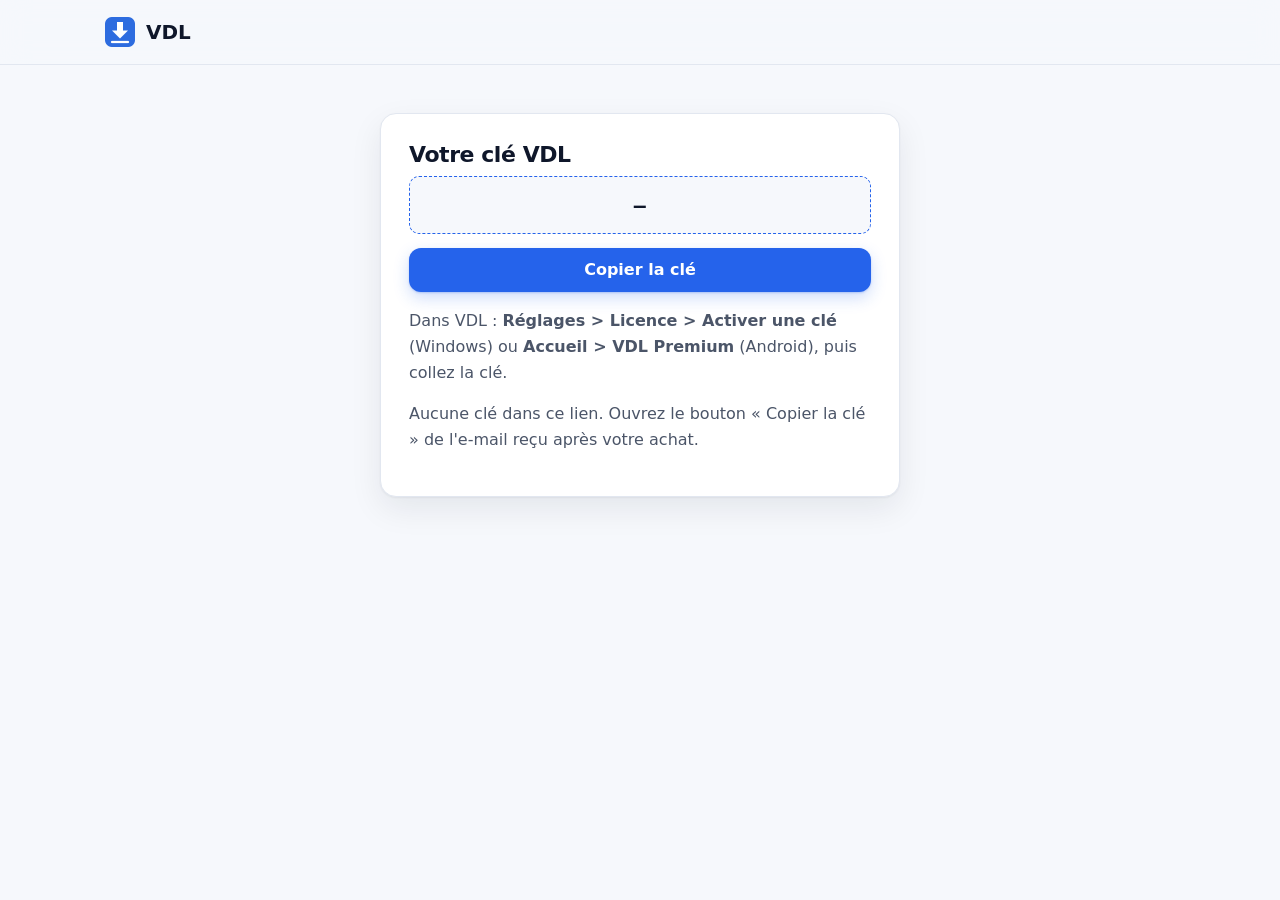
<file: cle.html>
<!doctype html>
<html lang="fr">
<head>
  <meta charset="utf-8">
  <meta name="viewport" content="width=device-width, initial-scale=1">
  <meta name="robots" content="noindex">
  <meta name="referrer" content="no-referrer">
  <title>Votre clé VDL</title>
  <link rel="icon" href="assets/icon.png">
  <link rel="stylesheet" href="style.css">
  <style>
    .keybox { max-width: 520px; margin: 48px auto; background: var(--surface); border: 1px solid var(--line);
      border-radius: var(--radius); padding: 28px; box-shadow: var(--shadow); }
    .keybox h1 { font-size: 22px; margin: 0 0 8px; }
    .keybox p { color: var(--muted); }
    #key { font: 600 clamp(15px, 4.4vw, 20px)/1.4 ui-monospace, Consolas, monospace; letter-spacing: .5px; white-space: nowrap;
      overflow-x: auto; background: var(--bg); border: 1px dashed var(--accent); border-radius: 10px; padding: 14px;
      text-align: center; user-select: all; }
    #copy { width: 100%; margin-top: 14px; border: 0; cursor: pointer; justify-content: center; }
  </style>
</head>
<body>
  <header>
    <div class="wrap">
      <a class="brand" href="index.html"><img src="assets/icon.png" alt="">VDL</a>
    </div>
  </header>

  <main class="wrap">
    <div class="keybox">
      <h1>Votre clé VDL</h1>
      <div id="key">—</div>
      <button type="button" id="copy" class="btn">Copier la clé</button>
      <p>Dans VDL : <b>Réglages &gt; Licence &gt; Activer une clé</b> (Windows) ou <b>Accueil &gt; VDL Premium</b> (Android),
        puis collez la clé.</p>
      <p id="missing" hidden>Aucune clé dans ce lien. Ouvrez le bouton « Copier la clé » de l'e-mail reçu après votre achat.</p>
    </div>
  </main>

  <script>
    // La clé est après le « # » de l'adresse : le navigateur ne l'envoie à aucun serveur
    const key = decodeURIComponent(location.hash.slice(1)).trim().toUpperCase();
    const box = document.getElementById("key");
    const btn = document.getElementById("copy");
    if (/^[A-Z0-9-]{8,64}$/.test(key)) {
      box.textContent = key;
    } else {
      btn.hidden = true;
      document.getElementById("missing").hidden = false;
    }
    btn.addEventListener("click", async () => {
      try {
        await navigator.clipboard.writeText(box.textContent);
      } catch {
        const r = document.createRange(); r.selectNodeContents(box);
        const sel = getSelection(); sel.removeAllRanges(); sel.addRange(r); document.execCommand("copy");
      }
      btn.textContent = "Clé copiée ✓";
      setTimeout(() => (btn.textContent = "Copier la clé"), 2500);
    });
  </script>
</body>
</html>
</file>
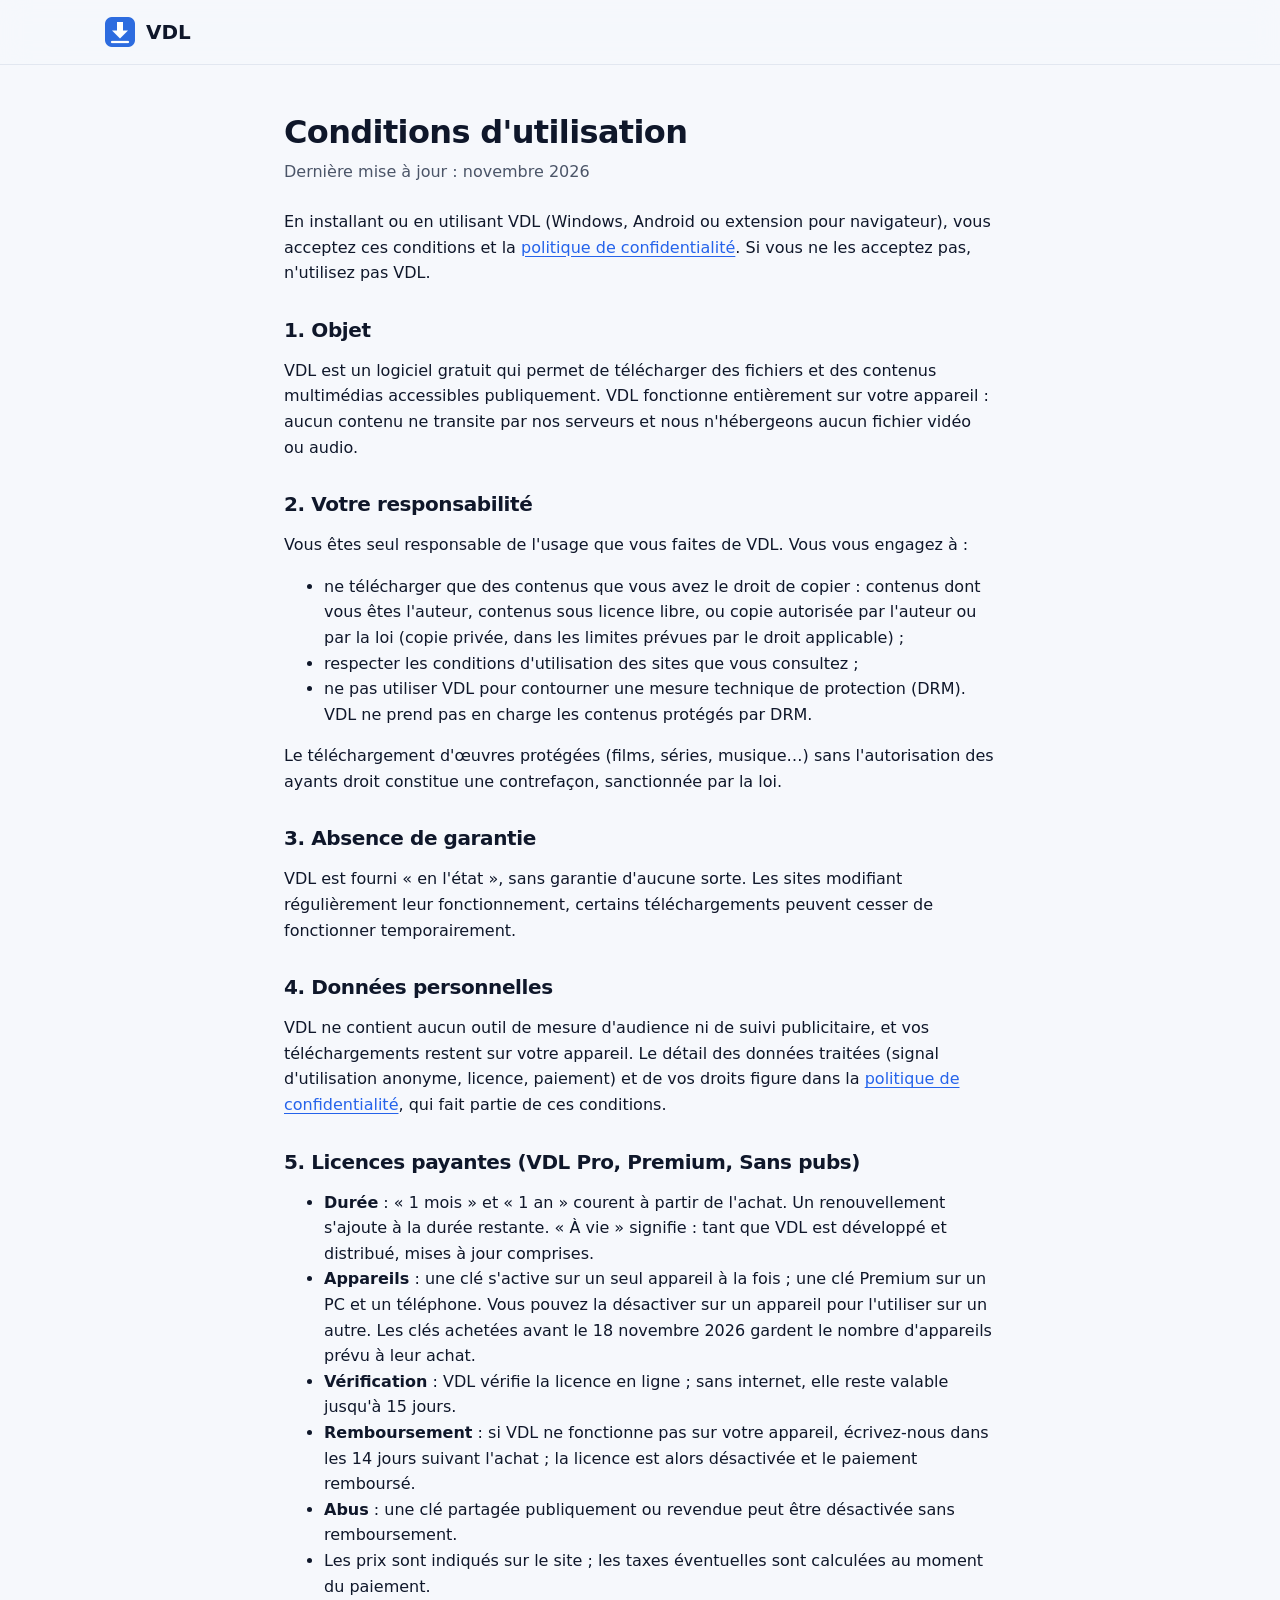
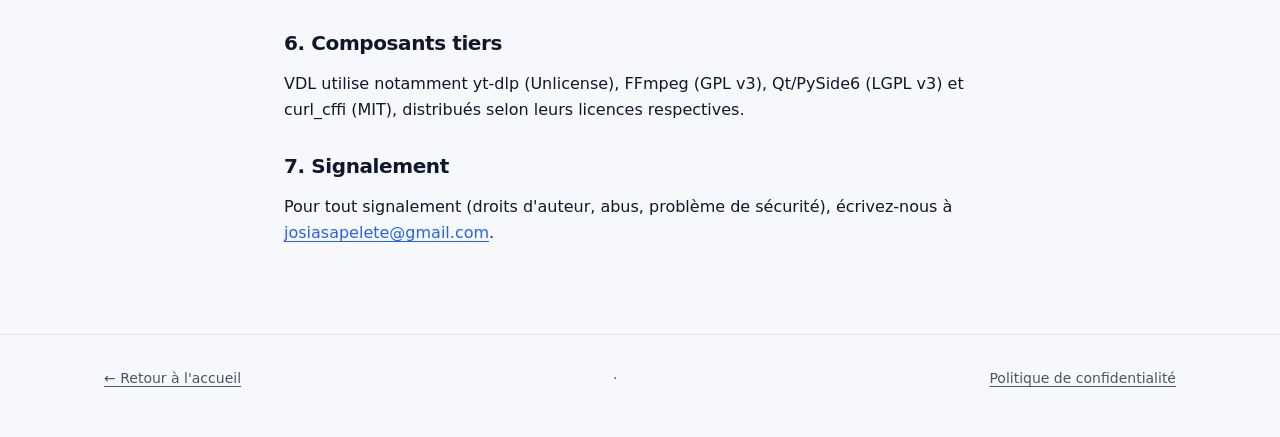
<file: conditions.html>
<!doctype html>
<html lang="fr">
<head>
  <meta charset="utf-8">
  <meta name="viewport" content="width=device-width, initial-scale=1">
  <title>Conditions d'utilisation — VDL</title>
  <link rel="icon" href="assets/icon.png">
  <link rel="stylesheet" href="style.css">
</head>
<body>
  <header>
    <div class="wrap">
      <a class="brand" href="index.html"><img src="assets/icon.png" alt="">VDL</a>
    </div>
  </header>

  <main class="wrap doc">
    <h1>Conditions d'utilisation</h1>
    <p class="updated">Dernière mise à jour : novembre 2026</p>
    <p>En installant ou en utilisant VDL (Windows, Android ou extension pour navigateur), vous acceptez ces conditions
      et la <a href="confidentialite.html">politique de confidentialité</a>. Si vous ne les acceptez pas, n'utilisez pas VDL.</p>

    <h2>1. Objet</h2>
    <p>VDL est un logiciel gratuit qui permet de télécharger des fichiers et des contenus multimédias
      accessibles publiquement. VDL fonctionne entièrement sur votre appareil : aucun contenu ne transite
      par nos serveurs et nous n'hébergeons aucun fichier vidéo ou audio.</p>

    <h2>2. Votre responsabilité</h2>
    <p>Vous êtes seul responsable de l'usage que vous faites de VDL. Vous vous engagez à :</p>
    <ul>
      <li>ne télécharger que des contenus que vous avez le droit de copier : contenus dont vous êtes l'auteur,
        contenus sous licence libre, ou copie autorisée par l'auteur ou par la loi (copie privée, dans les limites
        prévues par le droit applicable) ;</li>
      <li>respecter les conditions d'utilisation des sites que vous consultez ;</li>
      <li>ne pas utiliser VDL pour contourner une mesure technique de protection (DRM). VDL ne prend pas en
        charge les contenus protégés par DRM.</li>
    </ul>
    <p>Le téléchargement d'œuvres protégées (films, séries, musique…) sans l'autorisation des ayants droit
      constitue une contrefaçon, sanctionnée par la loi.</p>

    <h2>3. Absence de garantie</h2>
    <p>VDL est fourni « en l'état », sans garantie d'aucune sorte. Les sites modifiant régulièrement leur
      fonctionnement, certains téléchargements peuvent cesser de fonctionner temporairement.</p>

    <h2>4. Données personnelles</h2>
    <p>VDL ne contient aucun outil de mesure d'audience ni de suivi publicitaire, et vos téléchargements restent sur votre
      appareil. Le détail des données traitées (signal d'utilisation anonyme, licence, paiement) et de vos droits figure dans la
      <a href="confidentialite.html">politique de confidentialité</a>, qui fait partie de ces conditions.</p>

    <h2>5. Licences payantes (VDL Pro, Premium, Sans pubs)</h2>
    <ul>
      <li><b>Durée</b> : « 1 mois » et « 1 an » courent à partir de l'achat. Un renouvellement s'ajoute à la
        durée restante. « À vie » signifie : tant que VDL est développé et distribué, mises à jour comprises.</li>
      <li><b>Appareils</b> : une clé s'active sur un seul appareil à la fois ; une clé Premium sur un PC et un
        téléphone. Vous pouvez la désactiver sur un appareil pour l'utiliser sur un autre. Les clés achetées avant
        le 18 novembre 2026 gardent le nombre d'appareils prévu à leur achat.</li>
      <li><b>Vérification</b> : VDL vérifie la licence en ligne ; sans internet, elle reste valable jusqu'à
        15 jours.</li>
      <li><b>Remboursement</b> : si VDL ne fonctionne pas sur votre appareil, écrivez-nous dans les 14 jours
        suivant l'achat ; la licence est alors désactivée et le paiement remboursé.</li>
      <li><b>Abus</b> : une clé partagée publiquement ou revendue peut être désactivée sans remboursement.</li>
      <li>Les prix sont indiqués sur le site ; les taxes éventuelles sont calculées au moment du paiement.</li>
    </ul>

    <h2>6. Composants tiers</h2>
    <p>VDL utilise notamment yt-dlp (Unlicense), FFmpeg (GPL v3), Qt/PySide6 (LGPL v3) et curl_cffi (MIT),
      distribués selon leurs licences respectives.</p>

    <h2>7. Signalement</h2>
    <p>Pour tout signalement (droits d'auteur, abus, problème de sécurité), écrivez-nous à
      <a id="contact" href="#">l'adresse de contact</a>.</p>
  </main>

  <footer>
    <div class="wrap"><a href="index.html">← Retour à l'accueil</a> · <a href="confidentialite.html">Politique de confidentialité</a></div>
  </footer>
  <script src="config.js"></script>
  <script>
    const c = (window.VDL_CONFIG || {}).contact;
    if (c) { const a = document.getElementById("contact"); a.href = "mailto:" + c; a.textContent = c; }
  </script>
</body>
</html>
</file>
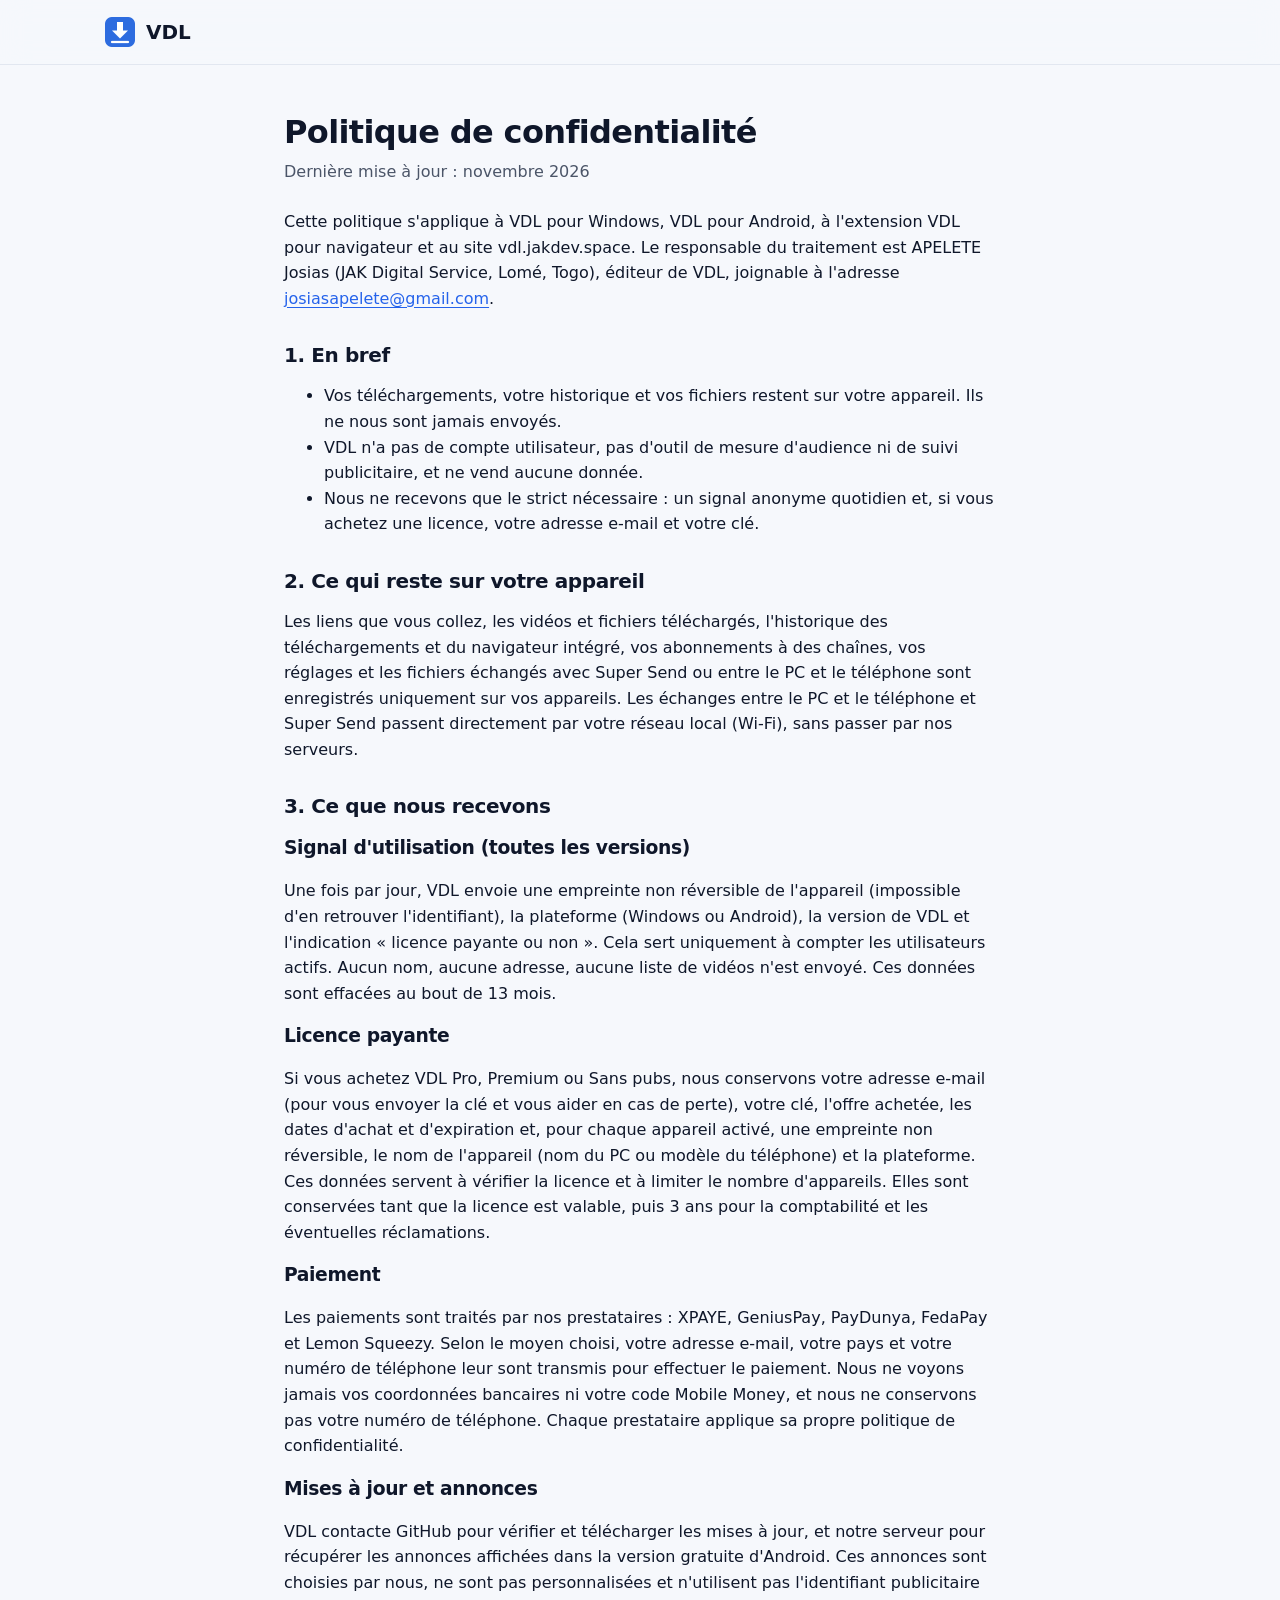
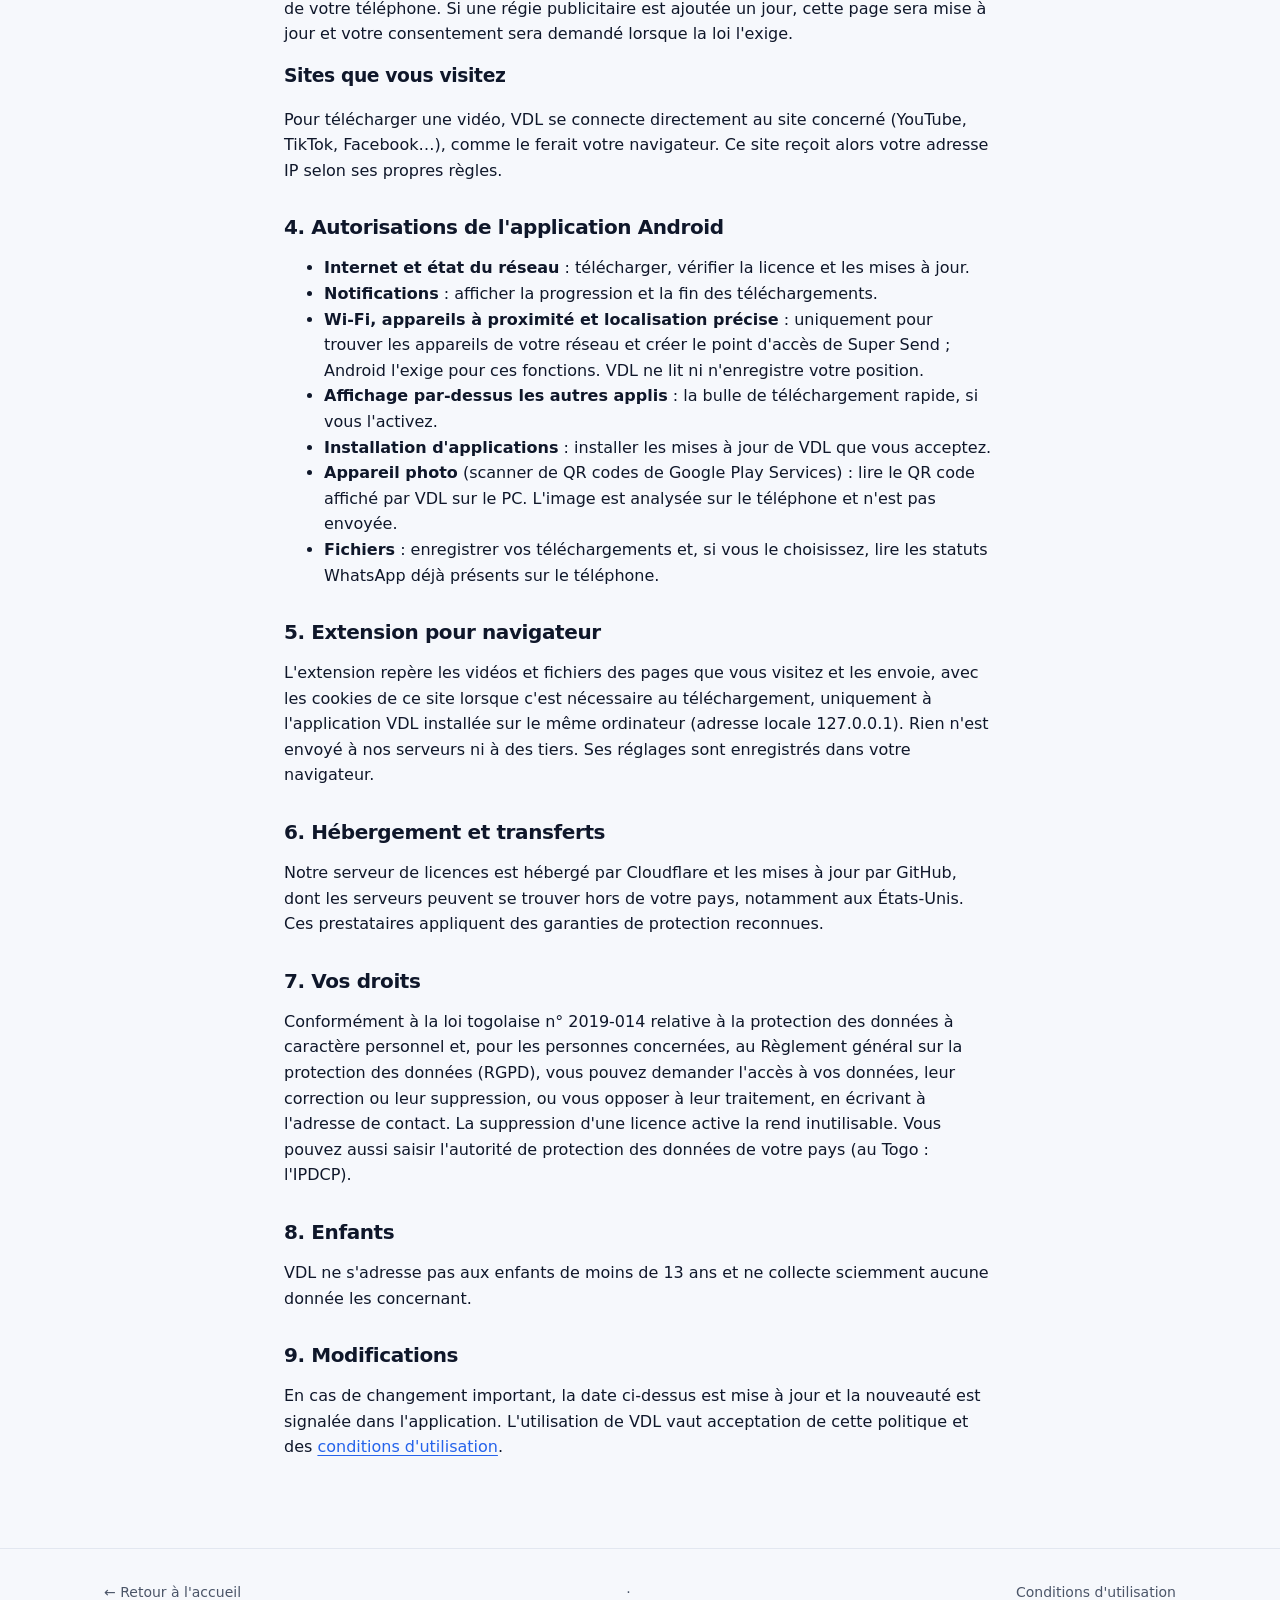
<file: confidentialite.html>
<!doctype html>
<html lang="fr">
<head>
  <meta charset="utf-8">
  <meta name="viewport" content="width=device-width, initial-scale=1">
  <title>Politique de confidentialité — VDL</title>
  <link rel="icon" href="assets/icon.png">
  <link rel="stylesheet" href="style.css">
</head>
<body>
  <header>
    <div class="wrap">
      <a class="brand" href="index.html"><img src="assets/icon.png" alt="">VDL</a>
    </div>
  </header>

  <main class="wrap doc">
    <h1>Politique de confidentialité</h1>
    <p class="updated">Dernière mise à jour : novembre 2026</p>

    <p>Cette politique s'applique à VDL pour Windows, VDL pour Android, à l'extension VDL pour navigateur
      et au site vdl.jakdev.space. Le responsable du traitement est APELETE Josias (JAK Digital Service, Lomé, Togo), éditeur de VDL,
      joignable à l'adresse <a id="contact" href="#">de contact</a>.</p>

    <h2>1. En bref</h2>
    <ul>
      <li>Vos téléchargements, votre historique et vos fichiers restent sur votre appareil. Ils ne nous sont jamais envoyés.</li>
      <li>VDL n'a pas de compte utilisateur, pas d'outil de mesure d'audience ni de suivi publicitaire, et ne vend aucune donnée.</li>
      <li>Nous ne recevons que le strict nécessaire : un signal anonyme quotidien et, si vous achetez une licence,
        votre adresse e-mail et votre clé.</li>
    </ul>

    <h2>2. Ce qui reste sur votre appareil</h2>
    <p>Les liens que vous collez, les vidéos et fichiers téléchargés, l'historique des téléchargements et du navigateur intégré,
      vos abonnements à des chaînes, vos réglages et les fichiers échangés avec Super Send ou entre le PC et le téléphone
      sont enregistrés uniquement sur vos appareils. Les échanges entre le PC et le téléphone et Super Send passent
      directement par votre réseau local (Wi-Fi), sans passer par nos serveurs.</p>

    <h2>3. Ce que nous recevons</h2>
    <h3>Signal d'utilisation (toutes les versions)</h3>
    <p>Une fois par jour, VDL envoie une empreinte non réversible de l'appareil (impossible d'en retrouver l'identifiant),
      la plateforme (Windows ou Android), la version de VDL et l'indication « licence payante ou non ».
      Cela sert uniquement à compter les utilisateurs actifs. Aucun nom, aucune adresse, aucune liste de vidéos n'est envoyé.
      Ces données sont effacées au bout de 13 mois.</p>

    <h3>Licence payante</h3>
    <p>Si vous achetez VDL Pro, Premium ou Sans pubs, nous conservons votre adresse e-mail (pour vous envoyer la clé et
      vous aider en cas de perte), votre clé, l'offre achetée, les dates d'achat et d'expiration et, pour chaque appareil activé,
      une empreinte non réversible, le nom de l'appareil (nom du PC ou modèle du téléphone) et la plateforme.
      Ces données servent à vérifier la licence et à limiter le nombre d'appareils. Elles sont conservées tant que la
      licence est valable, puis 3 ans pour la comptabilité et les éventuelles réclamations.</p>

    <h3>Paiement</h3>
    <p>Les paiements sont traités par nos prestataires : XPAYE, GeniusPay, PayDunya, FedaPay et Lemon Squeezy.
      Selon le moyen choisi, votre adresse e-mail, votre pays et votre numéro de téléphone leur sont transmis pour effectuer
      le paiement. Nous ne voyons jamais vos coordonnées bancaires ni votre code Mobile Money, et nous ne conservons pas
      votre numéro de téléphone. Chaque prestataire applique sa propre politique de confidentialité.</p>

    <h3>Mises à jour et annonces</h3>
    <p>VDL contacte GitHub pour vérifier et télécharger les mises à jour, et notre serveur pour récupérer les annonces affichées
      dans la version gratuite d'Android. Ces annonces sont choisies par nous, ne sont pas personnalisées et n'utilisent pas
      l'identifiant publicitaire de votre téléphone. Si une régie publicitaire est ajoutée un jour, cette page sera mise à jour
      et votre consentement sera demandé lorsque la loi l'exige.</p>

    <h3>Sites que vous visitez</h3>
    <p>Pour télécharger une vidéo, VDL se connecte directement au site concerné (YouTube, TikTok, Facebook…), comme le ferait
      votre navigateur. Ce site reçoit alors votre adresse IP selon ses propres règles.</p>

    <h2>4. Autorisations de l'application Android</h2>
    <ul>
      <li><b>Internet et état du réseau</b> : télécharger, vérifier la licence et les mises à jour.</li>
      <li><b>Notifications</b> : afficher la progression et la fin des téléchargements.</li>
      <li><b>Wi-Fi, appareils à proximité et localisation précise</b> : uniquement pour trouver les appareils de votre réseau
        et créer le point d'accès de Super Send ; Android l'exige pour ces fonctions. VDL ne lit ni n'enregistre votre position.</li>
      <li><b>Affichage par-dessus les autres applis</b> : la bulle de téléchargement rapide, si vous l'activez.</li>
      <li><b>Installation d'applications</b> : installer les mises à jour de VDL que vous acceptez.</li>
      <li><b>Appareil photo</b> (scanner de QR codes de Google Play Services) : lire le QR code affiché par VDL sur le PC.
        L'image est analysée sur le téléphone et n'est pas envoyée.</li>
      <li><b>Fichiers</b> : enregistrer vos téléchargements et, si vous le choisissez, lire les statuts WhatsApp déjà présents
        sur le téléphone.</li>
    </ul>

    <h2>5. Extension pour navigateur</h2>
    <p>L'extension repère les vidéos et fichiers des pages que vous visitez et les envoie, avec les cookies de ce site lorsque
      c'est nécessaire au téléchargement, uniquement à l'application VDL installée sur le même ordinateur (adresse locale
      127.0.0.1). Rien n'est envoyé à nos serveurs ni à des tiers. Ses réglages sont enregistrés dans votre navigateur.</p>

    <h2>6. Hébergement et transferts</h2>
    <p>Notre serveur de licences est hébergé par Cloudflare et les mises à jour par GitHub, dont les serveurs peuvent se trouver
      hors de votre pays, notamment aux États-Unis. Ces prestataires appliquent des garanties de protection reconnues.</p>

    <h2>7. Vos droits</h2>
    <p>Conformément à la loi togolaise n° 2019-014 relative à la protection des données à caractère personnel et, pour les
      personnes concernées, au Règlement général sur la protection des données (RGPD), vous pouvez demander l'accès à vos
      données, leur correction ou leur suppression, ou vous opposer à leur traitement, en écrivant à l'adresse de contact.
      La suppression d'une licence active la rend inutilisable. Vous pouvez aussi saisir l'autorité de protection des données
      de votre pays (au Togo : l'IPDCP).</p>

    <h2>8. Enfants</h2>
    <p>VDL ne s'adresse pas aux enfants de moins de 13 ans et ne collecte sciemment aucune donnée les concernant.</p>

    <h2>9. Modifications</h2>
    <p>En cas de changement important, la date ci-dessus est mise à jour et la nouveauté est signalée dans l'application.
      L'utilisation de VDL vaut acceptation de cette politique et des <a href="conditions.html">conditions d'utilisation</a>.</p>
  </main>

  <footer>
    <div class="wrap"><a href="index.html">← Retour à l'accueil</a> · <a href="conditions.html">Conditions d'utilisation</a></div>
  </footer>
  <script src="config.js"></script>
  <script>
    const c = (window.VDL_CONFIG || {}).contact;
    if (c) { const a = document.getElementById("contact"); a.href = "mailto:" + c; a.textContent = c; }
  </script>
</body>
</html>
</file>
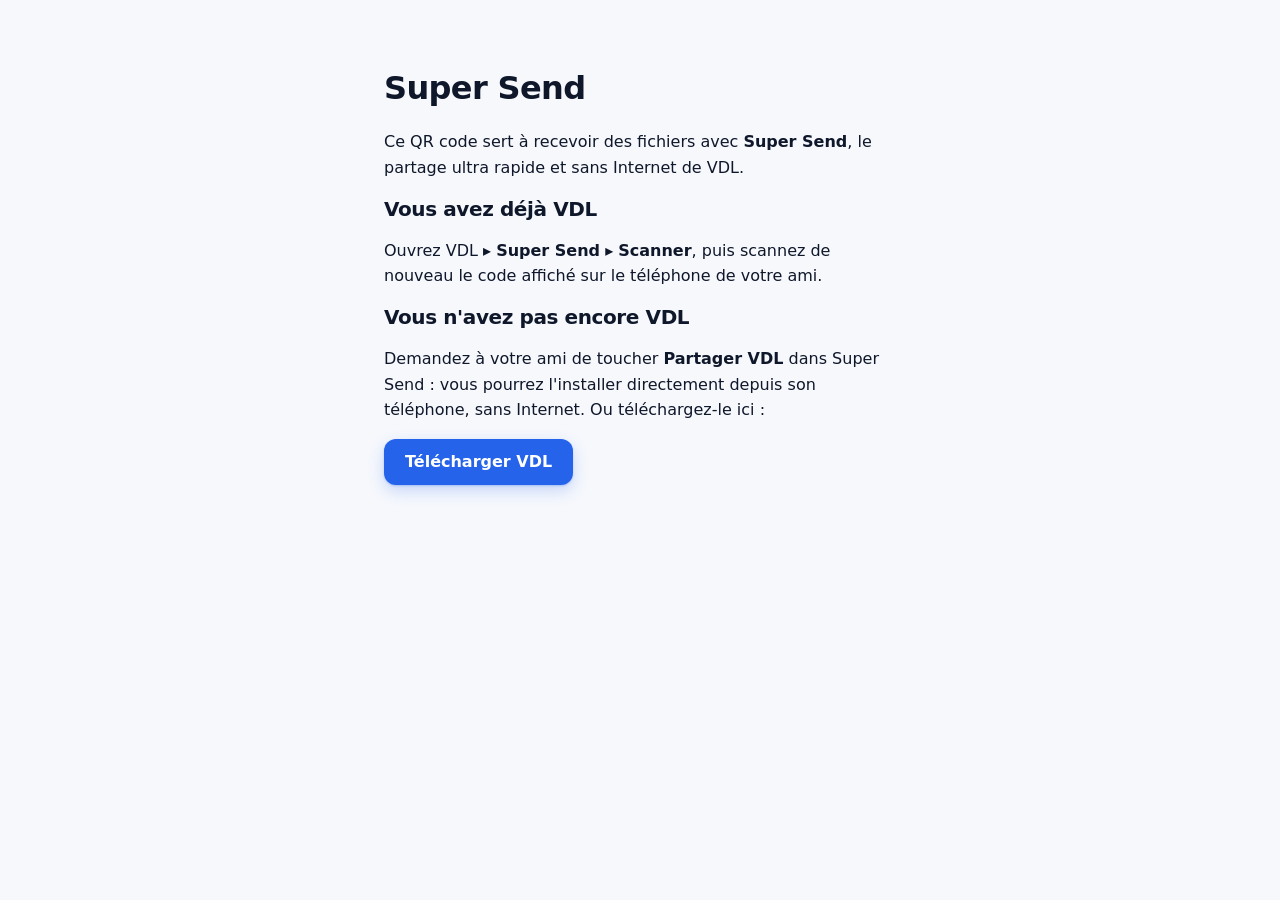
<file: ss.html>
<!doctype html>
<html lang="fr">
<head>
  <meta charset="utf-8">
  <meta name="viewport" content="width=device-width, initial-scale=1">
  <title>Super Send — VDL</title>
  <link rel="stylesheet" href="style.css">
</head>
<body>
  <main class="wrap" style="max-width:560px;padding-top:48px;padding-bottom:48px">
    <h1>Super Send</h1>
    <p>Ce QR code sert à recevoir des fichiers avec <b>Super Send</b>, le partage ultra rapide et sans Internet de VDL.</p>
    <h2 style="font-size:20px">Vous avez déjà VDL</h2>
    <p>Ouvrez VDL ▸ <b>Super Send</b> ▸ <b>Scanner</b>, puis scannez de nouveau le code affiché sur le téléphone de votre ami.</p>
    <h2 style="font-size:20px">Vous n'avez pas encore VDL</h2>
    <p>Demandez à votre ami de toucher <b>Partager VDL</b> dans Super Send : vous pourrez l'installer directement depuis son
      téléphone, sans Internet. Ou téléchargez-le ici :</p>
    <p><a class="btn" href="index.html#telecharger">Télécharger VDL</a></p>
  </main>
</body>
</html>
</file>
<file: style.css>
/* VDL — feuille de style du site.
   Jetons : couleurs, espacements (grille de 4/8), rayons, ombres. Clair par défaut, sombre selon le système. */
:root {
  --bg: #f6f8fc;
  --surface: #ffffff;
  --surface-2: #eef2fa;
  --fg: #0f172a;
  --muted: #4b5568;
  --line: #e2e7f0;
  --accent: #2563eb;
  --accent-hover: #1d4ed8;
  --accent-ink: #ffffff;
  --accent-soft: #2563eb14;
  --accent-2: #7c3aed;
  --success: #15803d;
  --warn: #9a6200;
  --radius-sm: 10px;
  --radius: 16px;
  --radius-lg: 24px;
  --shadow-sm: 0 1px 2px rgba(15, 23, 42, .06);
  --shadow: 0 1px 2px rgba(15, 23, 42, .05), 0 12px 32px rgba(15, 23, 42, .08);
  --shadow-lg: 0 24px 60px rgba(15, 23, 42, .18);
  --font-body: "DM Sans", system-ui, -apple-system, "Segoe UI", Roboto, sans-serif;
  --font-head: "Space Grotesk", var(--font-body);
  --ease: cubic-bezier(.2, .7, .2, 1);
  --header-h: 64px;
}
@media (prefers-color-scheme: dark) {
  :root {
    --bg: #0b0f17;
    --surface: #131a26;
    --surface-2: #1a2232;
    --fg: #e8ecf4;
    --muted: #a3acbd;
    --line: #253046;
    --accent: #5b8def;
    --accent-hover: #7aa3f3;
    --accent-ink: #0b0f17;
    --accent-soft: #5b8def22;
    --accent-2: #a78bfa;
    --success: #4ade80;
    --warn: #e3b25a;
    --shadow-sm: none;
    --shadow: 0 1px 0 rgba(255, 255, 255, .03), 0 12px 32px rgba(0, 0, 0, .35);
    --shadow-lg: 0 24px 60px rgba(0, 0, 0, .55);
  }
}

/* ---------------------------------------------------------------- base */
* { box-sizing: border-box; }
html { scroll-behavior: smooth; scroll-padding-top: calc(var(--header-h) + 16px); }
body {
  margin: 0;
  background: var(--bg);
  color: var(--fg);
  font: 400 1rem/1.6 var(--font-body);
  -webkit-font-smoothing: antialiased;
  text-rendering: optimizeLegibility;
}
h1, h2, h3 { font-family: var(--font-head); font-weight: 700; letter-spacing: -.02em; line-height: 1.2; text-wrap: balance; }
a { color: var(--accent); text-underline-offset: 3px; }
a:hover { color: var(--accent-hover); }
img { max-width: 100%; height: auto; display: block; }
:focus-visible { outline: 3px solid var(--accent); outline-offset: 3px; border-radius: 6px; }
.wrap { max-width: 1120px; margin: 0 auto; padding: 0 24px; }
@media (max-width: 520px) { .wrap { padding: 0 16px; } }
@media (prefers-reduced-motion: reduce) {
  html { scroll-behavior: auto; }
  *, *::before, *::after { transition: none !important; animation: none !important; }
}
.skip { position: absolute; left: 16px; top: -48px; z-index: 20; background: var(--accent); color: var(--accent-ink);
  padding: 8px 16px; border-radius: var(--radius-sm); font-weight: 600; text-decoration: none; }
.skip:focus { top: 12px; color: var(--accent-ink); }

/* ---------------------------------------------------------------- boutons */
.btn {
  display: inline-flex; align-items: center; justify-content: center; gap: 8px;
  min-height: 44px; padding: 12px 20px; border-radius: 12px; border: 1px solid transparent;
  background: var(--accent); color: var(--accent-ink);
  font: 600 1rem/1.25 var(--font-body); text-align: center; text-decoration: none; cursor: pointer;
  box-shadow: 0 1px 2px rgba(37, 99, 235, .25), 0 6px 16px rgba(37, 99, 235, .22);
  transition: background-color .2s var(--ease), transform .2s var(--ease), box-shadow .2s var(--ease);
}
.btn:hover { background: var(--accent-hover); color: var(--accent-ink); transform: translateY(-1px); }
.btn:active { transform: translateY(0); }
.btn svg { width: 20px; height: 20px; flex: none; }
.btn-lg { min-height: 52px; padding: 16px 28px; font-size: 1.0625rem; border-radius: 14px; }
.btn-sm, .btn.small { min-height: 36px; padding: 8px 16px; font-size: .875rem; border-radius: 10px; box-shadow: none; }
.btn-block { width: 100%; }
.btn-ghost { background: var(--surface); color: var(--fg); border-color: var(--line); box-shadow: var(--shadow-sm); }
.btn-ghost:hover { background: var(--surface-2); color: var(--fg); }
.btn-light { background: #fff; color: #1e3a8a; box-shadow: 0 8px 24px rgba(0, 0, 0, .18); }
.btn-light:hover { background: #eef2ff; color: #1e3a8a; }
.btn.disabled { background: var(--line); color: var(--muted); box-shadow: none; pointer-events: none; }
.link { font-size: .875rem; font-weight: 600; text-decoration: none; }
.link:hover { text-decoration: underline; }

/* ---------------------------------------------------------------- en-tête */
header, .site-header {
  position: sticky; top: 0; z-index: 10;
  background: color-mix(in srgb, var(--bg) 82%, transparent);
  backdrop-filter: saturate(1.6) blur(14px); -webkit-backdrop-filter: saturate(1.6) blur(14px);
  border-bottom: 1px solid var(--line);
}
header .wrap { display: flex; align-items: center; gap: 24px; height: var(--header-h); }
.brand { display: flex; align-items: center; gap: 10px; font: 700 1.25rem/1 var(--font-head); color: var(--fg); text-decoration: none; }
.brand:hover { color: var(--fg); }
.brand img { width: 32px; height: 32px; border-radius: 8px; }
nav { display: flex; gap: 4px; margin-left: auto; }
nav a { color: var(--muted); text-decoration: none; font-size: .9375rem; font-weight: 600; padding: 8px 12px; border-radius: 8px;
  transition: color .2s var(--ease), background-color .2s var(--ease); }
nav a:hover { color: var(--fg); background: var(--surface-2); }
.header-cta { flex: none; }
@media (max-width: 900px) { nav { display: none; } .header-cta { margin-left: auto; } }

/* ---------------------------------------------------------------- accroche */
.hero-bg { position: relative; overflow: hidden; }
.hero {
  display: grid; grid-template-columns: 1.15fr .85fr; gap: 48px; align-items: center;
  padding: 72px 24px 48px;
}
.hero > * { min-width: 0; }
.hero h1 { font-size: clamp(2.25rem, 4.2vw, 3rem); margin: 0 0 16px; letter-spacing: -.035em; }
.grad { background: linear-gradient(90deg, var(--accent), var(--accent-2)); -webkit-background-clip: text; background-clip: text; color: transparent; }
.hero .lead { font-size: clamp(1.0625rem, 2vw, 1.25rem); color: var(--muted); max-width: 34em; margin: 0 0 32px; }
.hero-actions { display: flex; flex-wrap: wrap; gap: 12px; }
.meta { margin-top: 16px; color: var(--muted); font-size: .875rem; font-variant-numeric: tabular-nums; }
.others { margin-top: 8px; font-size: .9375rem; color: var(--muted); }
.others a { margin: 0 4px; font-weight: 600; }

.hero-visual { position: relative; padding: 0 0 40px 0; }
.shot-desktop {
  width: 100%; border-radius: 14px; border: 1px solid var(--line);
  box-shadow: var(--shadow-lg); background: var(--surface);
  transform: perspective(1600px) rotateY(-8deg) rotateX(2deg); transform-origin: left center;
}
.shot-phone {
  position: absolute; right: -8px; bottom: 0; width: 30%; min-width: 120px;
  border-radius: 22px; border: 5px solid #111827; background: #fff; box-shadow: var(--shadow-lg);
}
@media (max-width: 900px) {
  .hero { grid-template-columns: 1fr; text-align: center; padding-top: 48px; gap: 40px; }
  .hero .lead { margin-left: auto; margin-right: auto; }
  .hero-actions { justify-content: center; }
  .hero-visual { max-width: 560px; margin: 0 auto; }
  .shot-desktop { transform: none; }
}
@media (max-width: 520px) {
  .hero-actions .btn { width: 100%; }
  .hero h1 br { display: none; }
}

.new-badge {
  display: inline-flex; align-items: center; gap: 10px; margin-bottom: 24px; max-width: 100%;
  padding: 6px 14px 6px 6px; border-radius: 999px; border: 1px solid var(--line);
  background: var(--surface); color: var(--fg); text-decoration: none; font-size: .875rem; box-shadow: var(--shadow-sm);
  transition: border-color .2s var(--ease);
}
.new-badge span { background: var(--accent); color: var(--accent-ink); border-radius: 999px; padding: 4px 10px; font-weight: 600; font-size: .8125rem; flex: none; }
.new-badge:hover { border-color: var(--accent); color: var(--fg); }
@media (max-width: 520px) { .new-badge { font-size: .8125rem; text-align: left; } }

.stats {
  list-style: none; margin: 0 0 64px; padding: 24px; display: grid; grid-template-columns: repeat(4, 1fr); gap: 16px;
  background: var(--surface); border: 1px solid var(--line); border-radius: var(--radius); box-shadow: var(--shadow);
}
.stats li { display: flex; flex-direction: column; gap: 4px; padding: 0 16px; border-left: 1px solid var(--line); }
.stats li:first-child { border-left: 0; }
.stats b { font: 700 1.75rem/1.1 var(--font-head); letter-spacing: -.02em; font-variant-numeric: tabular-nums; }
.stats span { color: var(--muted); font-size: .875rem; }
@media (max-width: 760px) {
  .stats { grid-template-columns: 1fr 1fr; }
  .stats li:nth-child(3) { border-left: 0; }
}

/* ---------------------------------------------------------------- plateformes */
.section-title { font-size: clamp(1.5rem, 3vw, 2rem); margin: 0 0 24px; text-align: center; }
.platforms { display: grid; grid-template-columns: repeat(3, 1fr); gap: 16px; margin: 0 0 80px; }
@media (max-width: 900px) { .platforms { grid-template-columns: 1fr 1fr; } }
@media (max-width: 600px) { .platforms { grid-template-columns: 1fr; } }
.platform {
  background: var(--surface); border: 1px solid var(--line); border-radius: var(--radius);
  padding: 24px; box-shadow: var(--shadow-sm); display: flex; flex-direction: column; gap: 8px;
  transition: border-color .2s var(--ease), box-shadow .2s var(--ease), transform .2s var(--ease);
}
.platform:hover { box-shadow: var(--shadow); transform: translateY(-2px); }
.platform.current { border-color: var(--accent); box-shadow: 0 0 0 4px var(--accent-soft), var(--shadow); }
.platform-head { display: flex; align-items: center; gap: 12px; }
.os-ico { width: 40px; height: 40px; border-radius: 12px; display: grid; place-items: center; background: var(--accent-soft); color: var(--accent); flex: none; }
.os-ico svg { width: 22px; height: 22px; }
.platform h3 { margin: 0; font-size: 1.125rem; }
.platform p { margin: 4px 0 8px; color: var(--muted); font-size: .9375rem; flex: 1; }
.platform .btn { margin-top: 4px; }
.platform a.dl { font-weight: 600; text-decoration: none; }
.platform .soon { display: inline-block; align-self: flex-start; color: var(--muted); font-size: .875rem; font-weight: 600;
  background: var(--surface-2); padding: 6px 12px; border-radius: 999px; }
.store-why { color: var(--muted); font-size: .8125rem; margin-bottom: 4px; }
.store-btn { display: inline-flex; align-items: center; justify-content: center; gap: 8px; background: var(--accent); color: var(--accent-ink);
  font-weight: 600; font-size: .875rem; padding: 10px 16px; border-radius: 10px; text-decoration: none; }
.store-btn svg { width: 16px; height: 16px; flex: none; }

/* ---------------------------------------------------------------- sections */
section { padding: 80px 0; border-top: 1px solid var(--line); }
section h2 { font-size: clamp(1.75rem, 3.6vw, 2.5rem); margin: 0 0 12px; }
section p.sub { color: var(--muted); margin: 0 0 40px; max-width: 42em; font-size: 1.0625rem; }
@media (max-width: 520px) { section { padding: 56px 0; } }
.kicker { display: inline-block; color: var(--accent); font-weight: 600; font-size: .875rem; margin-bottom: 8px;
  background: var(--accent-soft); padding: 4px 12px; border-radius: 999px; }

.video-frame { max-width: 960px; margin: 0 auto; border-radius: var(--radius-lg); overflow: hidden; border: 1px solid var(--line);
  box-shadow: var(--shadow-lg); background: #0b1230; aspect-ratio: 16 / 9; }
.video-frame video { display: block; width: 100%; height: 100%; }

/* Fonctionnalités */
.features { display: grid; grid-template-columns: repeat(4, 1fr); gap: 16px; }
@media (max-width: 1000px) { .features { grid-template-columns: repeat(2, 1fr); } }
@media (max-width: 560px) { .features { grid-template-columns: 1fr; } }
.feature {
  background: var(--surface); border: 1px solid var(--line); border-radius: var(--radius); padding: 24px;
  transition: border-color .2s var(--ease), box-shadow .2s var(--ease), transform .2s var(--ease);
}
.feature:hover { border-color: color-mix(in srgb, var(--accent) 40%, var(--line)); box-shadow: var(--shadow); transform: translateY(-2px); }
.feature .ico { width: 44px; height: 44px; border-radius: 12px; background: var(--accent-soft);
  color: var(--accent); display: grid; place-items: center; margin-bottom: 16px; }
.feature .ico svg { width: 22px; height: 22px; }
.feature h3 { margin: 0 0 8px; font-size: 1.0625rem; }
.feature p { margin: 0; color: var(--muted); font-size: .9375rem; }

/* Android */
.android-points { display: grid; grid-template-columns: repeat(4, 1fr); gap: 24px 16px; margin-bottom: 48px; }
@media (max-width: 900px) { .android-points { grid-template-columns: 1fr 1fr; } }
@media (max-width: 520px) { .android-points { grid-template-columns: 1fr; } }
.point { border-left: 3px solid var(--accent); padding: 2px 0 2px 16px; }
.point h3 { margin: 0 0 6px; font-size: 1rem; }
.point p { margin: 0; color: var(--muted); font-size: .9375rem; }
.phones { display: flex; gap: 24px; overflow-x: auto; scroll-snap-type: x mandatory; padding: 8px 4px 24px; margin: 0 -4px; }
.phone { flex: 0 0 232px; margin: 0; scroll-snap-align: start; }
.phone img { width: 100%; height: auto; border-radius: 26px; border: 6px solid #111827; box-shadow: var(--shadow); background: #fff; }
.phone figcaption { margin-top: 12px; font-size: .875rem; color: var(--muted); text-align: center; }
.center { text-align: center; margin: 32px 0 0; }

/* Carrousel 3D des captures Android (activé par main.js ; sans script : rangée qui défile) */
.carousel { --w: 240px; --step: 200px; overflow-x: clip; padding: 8px 0 0; }
@media (max-width: 700px) { .carousel { --w: 200px; --step: 120px; } }
.carousel.is-3d .phones {
  position: relative; display: block; overflow: visible; margin: 0; padding: 0;
  height: calc(var(--w) * 2.2222 + 76px); perspective: 1400px; touch-action: pan-y;
}
.carousel.is-3d .phone {
  position: absolute; left: 50%; top: 0; width: var(--w); margin-left: calc(var(--w) / -2);
  transition: transform .55s var(--ease), opacity .4s var(--ease), filter .4s var(--ease);
  cursor: pointer; will-change: transform; user-select: none; -webkit-user-select: none;
}
.carousel.is-3d .phone img { pointer-events: none; }
.carousel.is-3d .phone:not(.is-active) img { filter: brightness(.92); }
.carousel.is-3d .phone.is-active { cursor: default; }
.carousel.is-3d .phone.is-active img { box-shadow: var(--shadow-lg); }
.carousel.is-3d .phone figcaption { opacity: 0; transition: opacity .3s var(--ease); font-size: .9375rem; color: var(--fg); }
.carousel.is-3d .phone.is-active figcaption { opacity: 1; }
.carousel-controls { display: flex; align-items: center; justify-content: center; gap: 16px; margin-top: 8px; }
.carousel-controls[hidden] { display: none; }
.car-btn {
  width: 44px; height: 44px; border-radius: 50%; border: 1px solid var(--line); background: var(--surface); color: var(--fg);
  display: grid; place-items: center; cursor: pointer; box-shadow: var(--shadow-sm);
  transition: background-color .2s var(--ease), border-color .2s var(--ease), transform .2s var(--ease);
}
.car-btn:hover { border-color: var(--accent); color: var(--accent); }
.car-btn:active { transform: scale(.94); }
.car-btn svg { width: 20px; height: 20px; }
.car-dots { display: flex; gap: 2px; }
.car-dots button { width: 24px; height: 24px; padding: 0; border: 0; background: none; cursor: pointer; display: grid; place-items: center; }
.car-dots button::before { content: ""; width: 8px; height: 8px; border-radius: 999px; background: var(--line); transition: width .25s var(--ease), background-color .25s var(--ease); }
.car-dots button[aria-current="true"]::before { width: 22px; background: var(--accent); }
.shot { margin: 0 auto; border-radius: var(--radius); border: 1px solid var(--line); box-shadow: var(--shadow); overflow: hidden; max-width: 900px; }

/* ---------------------------------------------------------------- tarifs */
.pay-toggle { display: inline-flex; gap: 4px; padding: 4px; border-radius: 999px; background: var(--surface); border: 1px solid var(--line);
  margin-bottom: 24px; flex-wrap: wrap; box-shadow: var(--shadow-sm); }
.pay-toggle button { border: 0; background: none; color: var(--muted); font: 600 .875rem/1 var(--font-body); min-height: 40px;
  padding: 8px 16px; border-radius: 999px; cursor: pointer; transition: background-color .2s var(--ease), color .2s var(--ease); }
.pay-toggle button:hover { color: var(--fg); }
.pay-toggle button.on { background: var(--accent); color: var(--accent-ink); }
.plans { display: grid; grid-template-columns: repeat(3, 1fr); gap: 16px; align-items: start; }
@media (max-width: 900px) { .plans { grid-template-columns: 1fr; max-width: 520px; } }
.plan { position: relative; background: var(--surface); border: 1px solid var(--line); border-radius: var(--radius-lg); padding: 28px 24px 16px; box-shadow: var(--shadow-sm); }
.plan.featured { border: 2px solid var(--accent); box-shadow: 0 0 0 6px var(--accent-soft), var(--shadow); }
.plan h3 { margin: 0 0 16px; font-size: 1.25rem; }
.plan h3 small { display: block; margin-top: 4px; font: 600 .8125rem/1.4 var(--font-body); letter-spacing: 0; color: var(--muted); }
.plan ul { list-style: none; margin: 0 0 16px; padding: 0; color: var(--fg); font-size: .9375rem; display: grid; gap: 8px; }
.plan li { position: relative; padding-left: 26px; }
.plan li::before { content: ""; position: absolute; left: 0; top: .2em; width: 18px; height: 18px; border-radius: 50%;
  background: var(--accent-soft) url("data:image/svg+xml,%3Csvg xmlns='http://www.w3.org/2000/svg' viewBox='0 0 24 24' fill='none' stroke='%232563eb' stroke-width='3' stroke-linecap='round' stroke-linejoin='round'%3E%3Cpath d='m6 12 4 4 8-8'/%3E%3C/svg%3E") center / 12px no-repeat; }
.plan .tag-best { position: absolute; top: -13px; left: 24px; background: var(--accent); color: var(--accent-ink);
  font-size: .75rem; font-weight: 700; padding: 4px 12px; border-radius: 999px; }
.price-row { display: flex; align-items: center; gap: 12px; padding: 12px 0; border-top: 1px solid var(--line); }
.price-row .dur { color: var(--muted); font-size: .875rem; min-width: 52px; }
.price-row .amount { flex: 1; font: 700 1.125rem/1.3 var(--font-head); font-variant-numeric: tabular-nums; }
.price-row.hidden { display: none; }
.price-row .approx { display: block; color: var(--muted); font: 400 .8125rem/1.3 var(--font-body); }
.free-note { color: var(--muted); font-size: .875rem; margin: 16px 0 0; }

/* ---------------------------------------------------------------- installation */
.guides { display: grid; grid-template-columns: repeat(2, 1fr); gap: 16px; }
@media (max-width: 820px) { .guides { grid-template-columns: 1fr; } }
.guide { background: var(--surface); border: 1px solid var(--line); border-radius: var(--radius); padding: 24px; }
.guide h3 { margin: 0 0 12px; font-size: 1.125rem; }
.guide h3 small { font: 600 .8125rem/1 var(--font-body); color: var(--accent); letter-spacing: 0; }
.guide ol { margin: 0; padding-left: 20px; }
.guide li { margin-bottom: 8px; }
.guide .note { margin-top: 12px; font-size: .875rem; color: var(--muted); }
kbd, .ui { font: 600 .9em/1 var(--font-body); background: var(--accent-soft); color: var(--fg); padding: 2px 6px; border-radius: 6px; white-space: nowrap; }

/* ---------------------------------------------------------------- nouveautés */
.changelog { display: grid; gap: 16px; }
.release { background: var(--surface); border: 1px solid var(--line); border-radius: var(--radius); padding: 24px; }
.release-head { display: flex; align-items: center; gap: 12px; margin-bottom: 8px; }
.release .tag { background: var(--accent-soft); color: var(--accent); font-weight: 700; font-size: .8125rem; padding: 4px 10px; border-radius: 999px; }
.release .date { color: var(--muted); font-size: .875rem; }
.release h3 { margin: 0 0 8px; font-size: 1.125rem; }
.release ul { margin: 0; padding-left: 20px; color: var(--muted); }
.release li { margin-bottom: 4px; }

/* ---------------------------------------------------------------- questions */
details { background: var(--surface); border: 1px solid var(--line); border-radius: 14px; margin-bottom: 8px; transition: border-color .2s var(--ease); }
details[open] { border-color: color-mix(in srgb, var(--accent) 35%, var(--line)); }
summary { cursor: pointer; font-weight: 600; padding: 16px 48px 16px 20px; list-style: none; position: relative; min-height: 44px; }
summary::-webkit-details-marker { display: none; }
summary::after { content: ""; position: absolute; right: 20px; top: 50%; width: 10px; height: 10px; margin-top: -7px;
  border-right: 2px solid var(--muted); border-bottom: 2px solid var(--muted); transform: rotate(45deg); transition: transform .2s var(--ease); }
details[open] summary::after { transform: rotate(-135deg); margin-top: -2px; }
details p { color: var(--muted); margin: 0; padding: 0 20px 16px; }
details p + p { padding-top: 0; }

/* ---------------------------------------------------------------- appel final */
.cta-band { border-top: 0; padding: 0 0 80px; }
.cta-band .wrap > * { position: relative; }
.cta-band .wrap {
  text-align: center; padding: 56px 24px; border-radius: var(--radius-lg); color: #fff;
  background: #1d4ed8; box-shadow: var(--shadow-lg);
}
.cta-band h2 { color: #fff; margin: 0 0 8px; }
.cta-band p { margin: 0 0 24px; color: #dbe4ff; font-size: 1.0625rem; }
@media (max-width: 520px) { .cta-band .wrap { margin: 0 16px; padding: 40px 16px; } }

/* ---------------------------------------------------------------- pied de page */
footer { border-top: 1px solid var(--line); padding: 32px 0 48px; color: var(--muted); font-size: .875rem; }
footer .wrap { display: flex; flex-wrap: wrap; gap: 12px 24px; justify-content: space-between; }
footer a { color: var(--muted); }
footer a:hover { color: var(--fg); }

/* ---------------------------------------------------------------- pages texte (conditions, confidentialité) */
.doc { max-width: 760px; padding: 48px 24px 72px; }
.doc h1 { font-size: 2rem; margin: 0 0 8px; }
.doc h2 { font-size: 1.25rem; margin: 32px 0 8px; }
.doc p, .doc li { color: var(--fg); }
.doc .updated { color: var(--muted); margin: 0 0 24px; }
</file>
